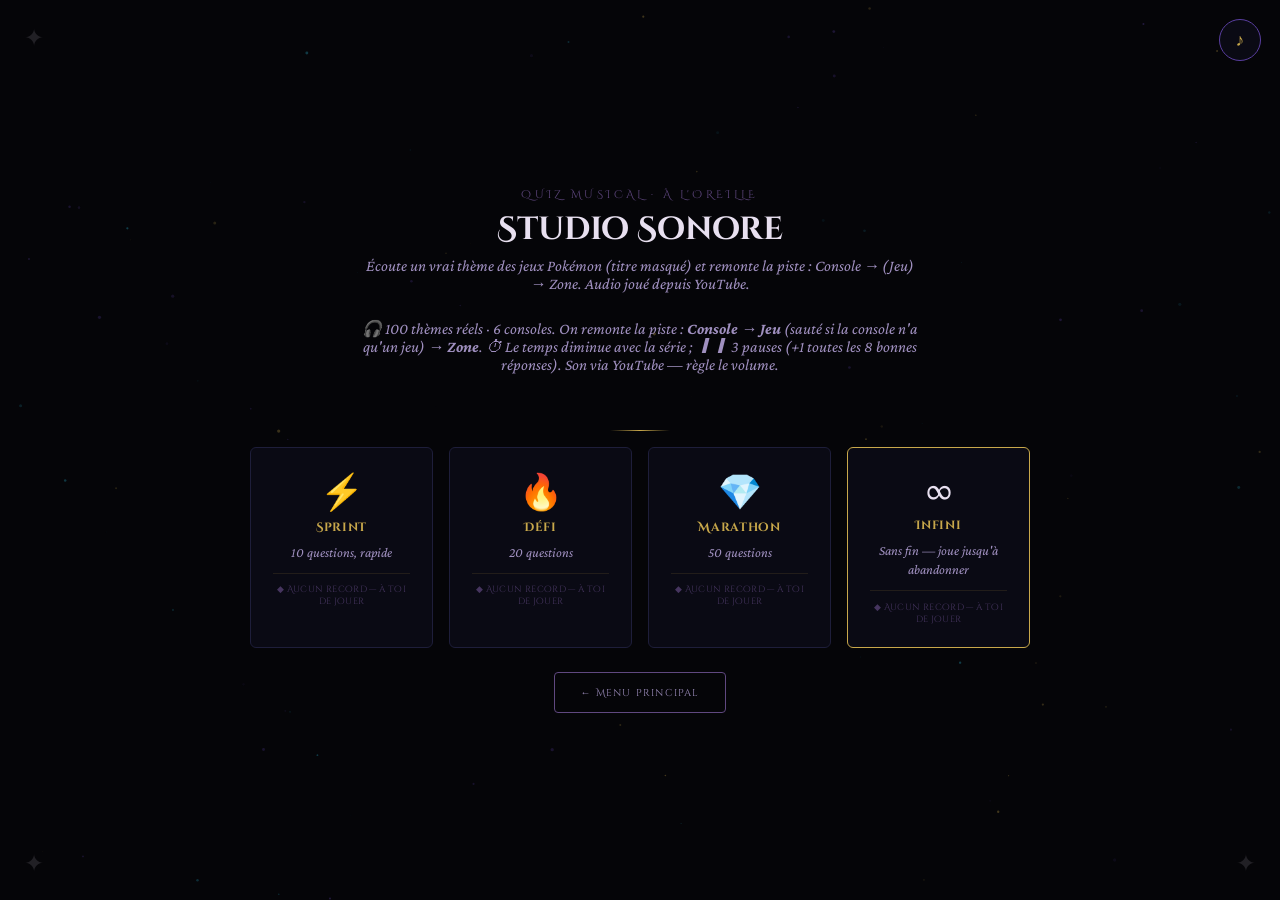
<file: jeu-musique.html>
<!DOCTYPE html>
<html lang="fr">
<head>
<meta charset="UTF-8"><meta name="viewport" content="width=device-width, initial-scale=1.0">
<title>Studio Sonore — PokéQuiz</title>
<link rel="preconnect" href="https://fonts.googleapis.com"><link href="https://fonts.googleapis.com/css2?family=Cinzel+Decorative:wght@400;700;900&family=Crimson+Pro:ital,wght@0,300;0,400;0,600;1,300;1,400&display=swap" rel="stylesheet">
<style>
/* ============================================================
   PokéQuiz — Monde des Ombres · styles partagés (thème Giratina)
   ============================================================ */

:root{
  --void:#050508; --shadow-deep:#0a0a14; --shadow-mid:#121225; --shadow-light:#1e1e3a;
  --gira-gold:#c8a84b; --gira-gold-bright:#f0cc6e;
  --gira-purple:#5a3fa0; --gira-purple-bright:#8a6fd0;
  --gira-teal:#2aa8c4; --gira-teal-bright:#4fcfea;
  --gira-crimson:#8b1a3a;
  --text-primary:#e8e0f0; --text-secondary:#a090c0; --text-muted:#604880;
}
*{box-sizing:border-box;margin:0;padding:0}
body{background:var(--void);color:var(--text-primary);font-family:'Crimson Pro',Georgia,serif;overflow-x:hidden;min-height:100vh}
#void-canvas{position:fixed;inset:0;width:100%;height:100%;pointer-events:none;z-index:0;opacity:.6}
.screen{display:none;position:relative;z-index:1}
.screen.active{display:block}
a{color:var(--gira-teal-bright);text-decoration:none}

/* corners + sound toggle */
.menu-corner{position:fixed;font-size:1.5rem;opacity:.12;pointer-events:none;animation:cg 3s ease-in-out infinite;z-index:2}
@keyframes cg{0%,100%{opacity:.08}50%{opacity:.25}}
.menu-corner.tl{top:1.5rem;left:1.5rem}.menu-corner.tr{top:1.5rem;right:1.5rem;transform:scaleX(-1)}
.menu-corner.bl{bottom:1.5rem;left:1.5rem;transform:scaleY(-1)}.menu-corner.br{bottom:1.5rem;right:1.5rem;transform:scale(-1)}
.sound-toggle{position:fixed;top:1.2rem;right:1.2rem;z-index:50;background:var(--shadow-deep);border:1px solid var(--gira-purple);color:var(--gira-gold);width:42px;height:42px;border-radius:50%;cursor:pointer;font-size:1.1rem;display:flex;align-items:center;justify-content:center;transition:all .25s}
.sound-toggle:hover{border-color:var(--gira-gold);box-shadow:0 0 16px rgba(200,168,75,.3)}

/* typography helpers */
.menu-title{font-family:'Cinzel Decorative',serif;font-size:clamp(2rem,5vw,3.6rem);font-weight:900;text-align:center;position:relative;z-index:2;line-height:1;letter-spacing:.05em;background:linear-gradient(135deg,var(--gira-gold) 0%,var(--gira-teal-bright) 40%,var(--gira-gold-bright) 70%,var(--gira-purple-bright) 100%);-webkit-background-clip:text;-webkit-text-fill-color:transparent;background-clip:text;filter:drop-shadow(0 0 20px rgba(200,168,75,.4));animation:shimmer 3s linear infinite;background-size:200% 200%}
@keyframes shimmer{0%{background-position:0% 50%}50%{background-position:100% 50%}100%{background-position:0% 50%}}
.menu-subtitle{font-style:italic;font-size:1.2rem;color:var(--text-secondary);text-align:center;margin-top:.4rem;margin-bottom:.5rem;position:relative;z-index:2;letter-spacing:.12em}
.menu-runes{font-family:'Cinzel Decorative',serif;font-size:.7rem;color:var(--text-muted);letter-spacing:.4em;text-transform:uppercase;margin-bottom:1.5rem;position:relative;z-index:2;animation:rune 4s ease-in-out infinite}
@keyframes rune{0%,100%{opacity:.4}50%{opacity:.9}}
.sec-title{font-family:'Cinzel Decorative',serif;font-size:.7rem;letter-spacing:.3em;color:var(--text-muted);text-transform:uppercase;text-align:center;margin-bottom:.4rem}
.sec-head{font-family:'Cinzel Decorative',serif;font-size:clamp(1.4rem,3vw,2rem);font-weight:700;text-align:center;color:var(--text-primary);margin-bottom:.4rem}
.sec-sub{font-style:italic;color:var(--text-secondary);text-align:center;margin-bottom:1.6rem;font-size:1rem;max-width:560px;margin-left:auto;margin-right:auto}
.sep{width:60px;height:1px;background:linear-gradient(90deg,transparent,var(--gira-gold),transparent);margin:1rem auto}

/* halo */
.menu-halo{position:fixed;top:42%;left:50%;transform:translate(-50%,-50%);width:640px;height:640px;max-width:95vw;background:radial-gradient(ellipse,rgba(90,63,160,.15) 0%,rgba(5,5,8,0) 70%);pointer-events:none;z-index:0;animation:halo 4s ease-in-out infinite}
@keyframes halo{0%,100%{opacity:.6;transform:translate(-50%,-50%) scale(1)}50%{opacity:1;transform:translate(-50%,-50%) scale(1.08)}}
.float{animation:float 6s ease-in-out infinite}
@keyframes float{0%,100%{transform:translateY(0)}50%{transform:translateY(-18px)}}

/* hub menu grid */
#screen-menu{min-height:100vh;display:flex;flex-direction:column;align-items:center;justify-content:center;padding:2rem 1rem}
.giratina-wrap{position:relative;z-index:2;width:240px;height:240px;margin-bottom:.5rem;filter:drop-shadow(0 0 30px rgba(90,63,160,.5)) drop-shadow(0 0 60px rgba(42,168,196,.2))}
.giratina-sprite{width:100%;height:100%;object-fit:contain;image-rendering:auto}
.menu-grid{display:grid;grid-template-columns:repeat(2,1fr);gap:1rem;width:100%;max-width:560px;position:relative;z-index:2}
.menu-btn{position:relative;display:block;background:transparent;border:1px solid var(--gira-purple);border-radius:4px;padding:1.2rem 1rem;cursor:pointer;overflow:hidden;transition:all .3s;text-align:center;color:inherit}
.menu-btn::before{content:'';position:absolute;inset:0;background:linear-gradient(135deg,var(--gira-purple),var(--gira-teal));opacity:0;transition:opacity .3s}
.menu-btn::after{content:'';position:absolute;top:0;left:-100%;width:100%;height:100%;background:linear-gradient(90deg,transparent,rgba(200,168,75,.15),transparent);transition:left .5s}
.menu-btn:hover::before{opacity:.15}.menu-btn:hover::after{left:100%}
.menu-btn:hover{border-color:var(--gira-gold);transform:translateY(-3px);box-shadow:0 8px 30px rgba(90,63,160,.4),0 0 20px rgba(200,168,75,.2)}
.menu-btn .pic{font-size:1.7rem;position:relative;z-index:1;display:block;margin-bottom:.3rem}
.menu-btn .bn{font-family:'Cinzel Decorative',serif;font-size:.72rem;font-weight:700;letter-spacing:.08em;color:var(--gira-gold);position:relative;z-index:1;display:block}
.menu-btn .bd{font-size:.8rem;color:var(--text-secondary);font-style:italic;position:relative;z-index:1;line-height:1.3;display:block;margin-top:.2rem}
.menu-btn .badge{position:absolute;top:6px;right:6px;font-family:'Cinzel Decorative',serif;font-size:.5rem;letter-spacing:.1em;padding:2px 6px;border-radius:2px;z-index:2}
.badge-new{background:rgba(200,168,75,.2);color:var(--gira-gold);border:.5px solid var(--gira-gold)}
.badge-hard{background:rgba(139,26,58,.3);color:#ff8080;border:.5px solid var(--gira-crimson)}
.badge-music{background:rgba(42,168,196,.2);color:var(--gira-teal-bright);border:.5px solid var(--gira-teal)}
.badge-soon{background:rgba(96,72,128,.35);color:var(--text-secondary);border:.5px solid var(--text-muted)}
.badge-dev{background:rgba(42,168,196,.18);color:var(--gira-teal-bright);border:.5px solid var(--gira-teal)}
.menu-btn.locked{opacity:.45;cursor:not-allowed;filter:grayscale(.55)}
.menu-btn.locked:hover{transform:none;border-color:var(--gira-purple);box-shadow:none}
.menu-btn.locked:hover::before{opacity:0}.menu-btn.locked::after{display:none}
.menu-btn.locked .bn{color:var(--text-secondary)}
.menu-rec{display:block;margin-top:.5rem;font-family:'Cinzel Decorative',serif;font-size:.55rem;letter-spacing:.05em;color:var(--gira-gold);opacity:.85;position:relative;z-index:1}
.menu-reset{margin-top:1.4rem;font-family:'Cinzel Decorative',serif;font-size:.55rem;letter-spacing:.12em;color:var(--text-muted);background:none;border:none;cursor:pointer;text-transform:uppercase;transition:color .25s}
.menu-reset:hover{color:#ff8080}

/* app container (each game) */
#app{position:relative;z-index:1}

/* start / select screen */
.start-wrap{min-height:100vh;display:flex;flex-direction:column;align-items:center;justify-content:center;padding:2rem 1rem}
.mode-cards{display:grid;grid-template-columns:repeat(auto-fit,minmax(180px,1fr));gap:1rem;width:100%;max-width:780px;margin-bottom:1.5rem}
.mode-card{background:var(--shadow-deep);border:1px solid var(--shadow-light);border-radius:6px;padding:1.4rem;cursor:pointer;transition:all .3s;text-align:center;position:relative;overflow:hidden}
.mode-card:hover{border-color:var(--gira-purple-bright);transform:translateY(-4px);box-shadow:0 10px 30px rgba(90,63,160,.4)}
.mode-card.infinite{border-color:var(--gira-gold)}.mode-card.infinite:hover{box-shadow:0 10px 30px rgba(200,168,75,.4)}
.mode-card.survie{border-color:var(--gira-crimson)}.mode-card.survie:hover{box-shadow:0 10px 30px rgba(139,26,58,.4)}
.mode-card .mi{font-size:2.2rem;margin-bottom:.4rem;display:block}
.mode-card .mn{font-family:'Cinzel Decorative',serif;font-size:.76rem;font-weight:700;color:var(--gira-gold);letter-spacing:.06em;margin-bottom:.4rem}
.mode-card .md{font-size:.85rem;color:var(--text-secondary);font-style:italic;line-height:1.4}
.mode-card .mrec{margin-top:.7rem;padding-top:.6rem;border-top:.5px solid rgba(200,168,75,.18);font-family:'Cinzel Decorative',serif;font-size:.56rem;letter-spacing:.04em;color:var(--gira-gold);opacity:.9}
.mode-card .mrec-empty{color:var(--text-muted);opacity:.7}

/* game screen */
.game-wrap{min-height:100vh;padding:1.5rem 1rem;max-width:720px;margin:0 auto}
.game-header{display:flex;align-items:center;justify-content:space-between;margin-bottom:1.2rem;padding-bottom:1rem;border-bottom:.5px solid var(--gira-purple);flex-wrap:wrap;gap:.6rem}
.back-btn{background:transparent;border:.5px solid var(--text-muted);color:var(--text-secondary);padding:.4rem .9rem;border-radius:3px;cursor:pointer;font-family:'Crimson Pro',serif;font-size:.9rem;transition:all .2s}
.back-btn:hover{border-color:var(--gira-gold);color:var(--gira-gold)}
.game-info{display:flex;gap:1.1rem;align-items:center;flex-wrap:wrap}
.chip{font-family:'Cinzel Decorative',serif;font-size:.55rem;letter-spacing:.1em;color:var(--text-secondary)}
.chip span{display:block;font-size:1.05rem;color:var(--gira-gold);margin-top:2px}
.chip.lives span{color:#ff7a7a}
.chip.timer span{color:var(--gira-teal-bright)}
.pause-btn{background:var(--shadow-deep);border:1px solid var(--gira-purple);color:var(--gira-gold);padding:.4rem .7rem;border-radius:4px;cursor:pointer;font-family:'Cinzel Decorative',serif;font-size:.55rem;letter-spacing:.08em;transition:all .2s;align-self:center}
.pause-btn:hover:not(:disabled){border-color:var(--gira-gold);box-shadow:0 0 12px rgba(200,168,75,.25)}
.pause-btn:disabled{opacity:.35;cursor:default}
.pause-btn.paused{border-color:var(--gira-teal);color:var(--gira-teal-bright);box-shadow:0 0 12px rgba(42,168,196,.3)}
.pause-btn .pcount{display:inline-block;margin-left:.2rem;padding:0 .35rem;border-radius:10px;background:rgba(200,168,75,.18);color:var(--gira-gold-bright)}
.feedback .earn{display:inline-block;margin-top:.4rem;color:var(--gira-gold-bright);font-family:'Cinzel Decorative',serif;font-size:.62rem;letter-spacing:.06em}
.streak-badge{display:inline-flex;align-items:center;gap:.3rem;padding:.25rem .6rem;border-radius:20px;background:rgba(200,168,75,.1);border:.5px solid rgba(200,168,75,.3);font-family:'Cinzel Decorative',serif;font-size:.55rem;color:var(--gira-gold);letter-spacing:.08em}
.progress-wrap{width:100%;height:3px;background:var(--shadow-light);border-radius:2px;margin-bottom:1.4rem;overflow:hidden}
.progress-fill{height:100%;background:linear-gradient(90deg,var(--gira-purple),var(--gira-teal));border-radius:2px;transition:width .4s cubic-bezier(.4,0,.2,1)}
.progress-fill.timer{background:linear-gradient(90deg,var(--gira-teal),var(--gira-gold));transition:width 1s linear}

/* question card */
.q-card{background:var(--shadow-deep);border:1px solid var(--shadow-light);border-radius:6px;padding:2rem 1.5rem;margin-bottom:1.5rem;position:relative;overflow:hidden;animation:cardin .4s ease-out}
@keyframes cardin{from{opacity:0;transform:translateY(10px)}to{opacity:1;transform:translateY(0)}}
.q-card::before{content:'';position:absolute;top:0;left:0;right:0;height:2px;background:linear-gradient(90deg,var(--gira-purple),var(--gira-teal),var(--gira-gold))}
.q-badge{display:inline-flex;align-items:center;gap:.5rem;padding:.3rem .8rem;border-radius:3px;font-size:.72rem;font-family:'Cinzel Decorative',serif;letter-spacing:.06em;margin-bottom:1rem}
.q-tlabel{font-size:.72rem;color:var(--text-muted);font-style:italic;letter-spacing:.1em;margin-bottom:.8rem}
.q-text{font-size:1.3rem;font-weight:600;line-height:1.5;color:var(--text-primary);margin-bottom:.4rem}

/* sprite stage */
.q-sprite-stage{display:flex;align-items:center;justify-content:center;min-height:160px;margin:.6rem auto}
.q-sprite{width:160px;height:160px;object-fit:contain;image-rendering:auto;filter:drop-shadow(0 0 18px rgba(90,63,160,.6));transition:filter .6s,transform .6s}
.q-sprite.silhouette{filter:brightness(0) saturate(0) drop-shadow(0 0 14px rgba(90,63,160,.7))}
.q-sprite.reveal{animation:reveal .7s ease-out}
@keyframes reveal{0%{transform:scale(.7) rotate(-6deg);filter:brightness(2) drop-shadow(0 0 30px var(--gira-gold))}100%{transform:scale(1) rotate(0);filter:drop-shadow(0 0 18px rgba(90,63,160,.6))}}

/* music */
.music-stage{display:flex;flex-direction:column;align-items:center;gap:1rem;margin:1rem auto}
.equalizer{display:flex;align-items:flex-end;gap:4px;height:64px}
.equalizer .bar{width:6px;background:linear-gradient(to top,var(--gira-purple),var(--gira-teal-bright));border-radius:3px 3px 0 0;height:10px;transition:height .12s ease}
.play-track-btn{background:transparent;border:1px solid var(--gira-teal);color:var(--gira-teal-bright);padding:.5rem 1.2rem;border-radius:4px;cursor:pointer;font-family:'Cinzel Decorative',serif;font-size:.65rem;letter-spacing:.12em;transition:all .25s}
.play-track-btn:hover{background:rgba(42,168,196,.1);box-shadow:0 0 16px rgba(42,168,196,.3)}
.skip-track-btn{background:transparent;border:1px dashed var(--text-muted);color:var(--text-secondary);padding:.45rem 1rem;border-radius:4px;cursor:pointer;font-family:'Cinzel Decorative',serif;font-size:.58rem;letter-spacing:.1em;transition:all .25s;margin-top:.4rem}
.skip-track-btn:hover{border-color:var(--gira-gold);color:var(--gira-gold)}

/* écran de sélection (jeux + types de musique) */
.sel-section{width:100%;margin:1rem 0;text-align:left}
.sel-head{display:flex;align-items:center;justify-content:space-between;border-bottom:.5px solid var(--gira-purple);padding-bottom:.4rem;margin-bottom:.7rem}
.sel-head b{font-family:'Cinzel Decorative',serif;font-size:.7rem;letter-spacing:.1em;color:var(--gira-gold);text-transform:uppercase}
.sel-toggle{background:none;border:1px solid var(--text-muted);color:var(--text-secondary);font-family:'Cinzel Decorative',serif;font-size:.5rem;letter-spacing:.08em;padding:.25rem .6rem;border-radius:3px;cursor:pointer;transition:all .2s}
.sel-toggle:hover{border-color:var(--gira-gold);color:var(--gira-gold)}
.sel-grid{display:grid;grid-template-columns:repeat(2,1fr);gap:.4rem .9rem}
.sel-grid-cat{grid-template-columns:repeat(3,1fr)}
.selopt{display:flex;align-items:center;gap:.5rem;font-size:.92rem;color:var(--text-primary);cursor:pointer;padding:.25rem 0}
.selopt input{accent-color:var(--gira-gold);width:15px;height:15px;cursor:pointer;flex:none}
.selopt em{color:var(--text-muted);font-style:normal;font-size:.8rem}
.sel-count{margin-top:1rem;text-align:center;font-family:'Cinzel Decorative',serif;font-size:.62rem;letter-spacing:.06em;color:var(--gira-teal-bright)}
@media (max-width:520px){.sel-grid{grid-template-columns:1fr}.sel-grid-cat{grid-template-columns:1fr}}

/* answers */
.answers-grid{display:grid;grid-template-columns:1fr 1fr;gap:.8rem}
.answer-btn{background:var(--shadow-mid);border:1px solid var(--shadow-light);border-radius:4px;padding:.9rem 1rem;cursor:pointer;text-align:left;transition:all .25s;font-family:'Crimson Pro',serif;font-size:1rem;color:var(--text-primary);position:relative;overflow:hidden}
.answer-btn .al{font-family:'Cinzel Decorative',serif;font-size:.6rem;color:var(--text-muted);display:block;margin-bottom:3px;letter-spacing:.1em}
.answer-btn:hover:not(:disabled){border-color:var(--gira-purple-bright);background:rgba(90,63,160,.15);transform:translateY(-2px);box-shadow:0 4px 20px rgba(90,63,160,.3)}
.answer-btn.correct{border-color:var(--gira-teal);background:rgba(42,168,196,.15);box-shadow:0 0 20px rgba(42,168,196,.4)}
.answer-btn.wrong{border-color:var(--gira-crimson);background:rgba(139,26,58,.2);box-shadow:0 0 20px rgba(139,26,58,.3)}
.answer-btn:disabled{cursor:default}

/* hint + feedback + next */
.hint-row{margin-top:1rem;display:flex;justify-content:center}
.hint-btn{background:transparent;border:1px dashed var(--gira-purple-bright);color:var(--gira-purple-bright);padding:.45rem 1rem;border-radius:4px;cursor:pointer;font-family:'Cinzel Decorative',serif;font-size:.6rem;letter-spacing:.1em;transition:all .25s}
.hint-btn:hover{background:rgba(138,111,208,.12)}
.hint-text{margin-top:.8rem;text-align:center;font-style:italic;color:var(--gira-purple-bright);font-size:.95rem}
.feedback{min-height:50px;padding:1rem;border-radius:4px;margin-top:1rem;display:none;animation:cardin .3s ease-out}
.feedback.correct{display:block;background:rgba(42,168,196,.08);border:1px solid rgba(42,168,196,.3);color:var(--gira-teal-bright)}
.feedback.wrong{display:block;background:rgba(139,26,58,.08);border:1px solid rgba(139,26,58,.3);color:#ff9090}
.feedback .fl{font-family:'Cinzel Decorative',serif;font-size:.62rem;letter-spacing:.15em;margin-bottom:.4rem;display:block}
.feedback .ft{font-size:.95rem;line-height:1.5}
.next-btn{display:none;width:100%;margin-top:1rem;background:transparent;border:1px solid var(--gira-gold);color:var(--gira-gold);padding:.8rem;border-radius:4px;cursor:pointer;font-family:'Cinzel Decorative',serif;font-size:.72rem;letter-spacing:.15em;transition:all .25s}
.next-btn:hover{background:rgba(200,168,75,.1);box-shadow:0 0 20px rgba(200,168,75,.2)}

/* results */
.results-wrap{min-height:100vh;display:flex;flex-direction:column;align-items:center;justify-content:center;padding:2rem 1rem;text-align:center}
.orb{width:140px;height:140px;border-radius:50%;border:2px solid var(--gira-gold);display:flex;flex-direction:column;align-items:center;justify-content:center;margin:0 auto 1.5rem;animation:orb 2s ease-in-out infinite;box-shadow:0 0 40px rgba(200,168,75,.3),inset 0 0 30px rgba(90,63,160,.3)}
@keyframes orb{0%,100%{box-shadow:0 0 40px rgba(200,168,75,.3),inset 0 0 30px rgba(90,63,160,.3)}50%{box-shadow:0 0 60px rgba(200,168,75,.5),inset 0 0 40px rgba(90,63,160,.5)}}
.orb .big{font-family:'Cinzel Decorative',serif;font-size:2.6rem;font-weight:900;color:var(--gira-gold-bright);line-height:1}
.orb .sub{font-size:.65rem;color:var(--text-muted);letter-spacing:.15em;font-family:'Cinzel Decorative',serif}
.res-title{font-family:'Cinzel Decorative',serif;font-size:1.5rem;font-weight:700;color:var(--text-primary);margin-bottom:.5rem}
.res-flavor{font-style:italic;color:var(--text-secondary);font-size:1rem;margin-bottom:2rem;max-width:420px}
.res-break{display:flex;gap:1.8rem;justify-content:center;margin-bottom:2rem;flex-wrap:wrap}
.bi{text-align:center}.bi .num{font-family:'Cinzel Decorative',serif;font-size:1.8rem;display:block}
.bi .lbl{font-size:.7rem;color:var(--text-muted);letter-spacing:.12em;font-family:'Cinzel Decorative',serif}
.rec-new{display:inline-block;font-family:'Cinzel Decorative',serif;font-size:.5rem;letter-spacing:.06em;color:var(--gira-gold);vertical-align:middle}
.rec-line{font-size:.85rem;color:var(--text-secondary);font-style:italic;margin:-1rem 0 1.8rem;max-width:480px;line-height:1.5}
.rec-bravo{color:var(--gira-gold-bright);font-family:'Cinzel Decorative',serif;font-style:normal;font-size:.7rem;letter-spacing:.08em;animation:rune 1.6s ease-in-out infinite}
.res-btns{display:flex;gap:.8rem;flex-wrap:wrap;justify-content:center}
.res-btn{padding:.8rem 1.6rem;border-radius:4px;cursor:pointer;font-family:'Cinzel Decorative',serif;font-size:.62rem;letter-spacing:.12em;transition:all .25s;text-decoration:none;display:inline-block}
.res-btn.primary{background:var(--gira-purple);border:1px solid var(--gira-purple-bright);color:var(--text-primary)}
.res-btn.primary:hover{background:var(--gira-purple-bright);box-shadow:0 0 20px rgba(138,111,208,.5)}
.res-btn.secondary{background:transparent;border:1px solid var(--text-muted);color:var(--text-secondary)}
.res-btn.secondary:hover{border-color:var(--gira-gold);color:var(--gira-gold)}

/* sparkles */
.sparkles{position:fixed;inset:0;pointer-events:none;z-index:100}
.sparkle{position:absolute;width:4px;height:4px;border-radius:50%;animation:spk .8s ease-out forwards}
@keyframes spk{0%{transform:scale(1) translate(0,0);opacity:1}100%{transform:scale(0) translate(var(--tx),var(--ty));opacity:0}}

/* type chips (type game) */
.type-chip{display:inline-block;padding:.25rem .7rem;border-radius:20px;font-size:.7rem;font-family:'Cinzel Decorative',serif;letter-spacing:.05em;margin:.15rem}
.type-ref{max-width:560px;margin:0 auto 1rem;text-align:center;line-height:2}

/* jukebox (music game) */
.jukebox{display:flex;flex-wrap:wrap;gap:.6rem;justify-content:center;margin:1rem auto;max-width:520px}
.juke-btn{background:var(--shadow-mid);border:1px solid var(--gira-purple);color:var(--text-primary);padding:.5rem 1rem;border-radius:4px;cursor:pointer;font-family:'Cinzel Decorative',serif;font-size:.6rem;letter-spacing:.08em;transition:all .25s}
.juke-btn:hover{border-color:var(--gira-teal);color:var(--gira-teal-bright)}
.juke-btn.active{border-color:var(--gira-gold);color:var(--gira-gold);box-shadow:0 0 14px rgba(200,168,75,.25)}

/* lecteur YouTube masqué (quiz « à l'oreille ») + UI du Studio Sonore */
#yt-stage{position:fixed;left:-10000px;top:-10000px;width:200px;height:200px;opacity:0;pointer-events:none;z-index:-1}
.yt-note{font-size:.75rem;color:var(--text-muted);font-style:italic;text-align:center;margin-top:.4rem}
.yt-fallback{display:inline-block;margin-top:.5rem;font-family:'Cinzel Decorative',serif;font-size:.6rem;letter-spacing:.08em;color:var(--gira-teal-bright);border:1px solid var(--gira-teal);padding:.35rem .8rem;border-radius:4px}
.funnel{display:flex;align-items:center;justify-content:center;gap:.35rem;margin-top:.6rem;flex-wrap:wrap}
.funnel .fstep{font-family:'Cinzel Decorative',serif;font-size:.52rem;letter-spacing:.06em;color:var(--text-muted);padding:.2rem .55rem;border:.5px solid var(--shadow-light);border-radius:20px;white-space:nowrap}
.funnel .fstep.on{color:var(--gira-gold);border-color:var(--gira-gold);box-shadow:0 0 10px rgba(200,168,75,.2)}
.funnel .fstep.done{color:var(--gira-teal-bright);border-color:var(--gira-teal)}
.funnel .farrow{color:var(--text-muted);font-size:.6rem}

/* contrôle de volume (Studio Sonore) */
.vol-row{display:flex;align-items:center;justify-content:center;gap:.5rem;margin-top:.7rem}
.vol-btn{background:var(--shadow-mid);border:1px solid var(--gira-purple);color:var(--gira-gold);width:34px;height:34px;border-radius:50%;cursor:pointer;font-size:.95rem;display:flex;align-items:center;justify-content:center;transition:all .2s;flex:none}
.vol-btn:hover{border-color:var(--gira-gold);box-shadow:0 0 12px rgba(200,168,75,.25)}
.vol-slider{-webkit-appearance:none;appearance:none;width:150px;max-width:45vw;height:4px;border-radius:3px;background:var(--shadow-light);outline:none;cursor:pointer}
.vol-slider::-webkit-slider-thumb{-webkit-appearance:none;appearance:none;width:14px;height:14px;border-radius:50%;background:var(--gira-gold);cursor:pointer;box-shadow:0 0 6px rgba(200,168,75,.5)}
.vol-slider::-moz-range-thumb{width:14px;height:14px;border:none;border-radius:50%;background:var(--gira-gold);cursor:pointer}
.vol-val{font-family:'Cinzel Decorative',serif;font-size:.6rem;color:var(--text-secondary);min-width:2.2em;text-align:left}

/* question en 3 parties : Console -> Jeu -> Zone (affichage en 3 temps) */
.trio{display:flex;flex-direction:column;gap:1rem;margin-top:1.4rem}
.trio-step{transition:opacity .3s}
.trio-step.locked{opacity:.32;filter:grayscale(.4)}
.trio-step.locked .trio-opts{pointer-events:none}
.trio-label{font-family:'Cinzel Decorative',serif;font-size:.62rem;letter-spacing:.12em;color:var(--text-muted);text-transform:uppercase;margin-bottom:.5rem;display:flex;align-items:center;gap:.4rem}
.trio-step.on .trio-label{color:var(--gira-gold)}
.trio-step.solved .trio-label{color:var(--gira-teal-bright)}
.trio-opts{display:grid;grid-template-columns:1fr 1fr;gap:.6rem}
.trio-opts .answer-btn{padding:.7rem .8rem;font-size:.92rem}
.answer-btn.chosen{border-color:var(--gira-gold);background:rgba(200,168,75,.12);box-shadow:0 0 14px rgba(200,168,75,.18)}

@media (max-width:520px){.answers-grid{grid-template-columns:1fr}.menu-grid{grid-template-columns:1fr;max-width:320px}.trio-opts{grid-template-columns:1fr}}
</style>
</head>
<body>
<div id="app"></div>
<script>
/* ============================================================
   PokéQuiz — Monde des Ombres · couche partagée
   Données, audio chiptune, particules, helpers, moteur de quiz
   ============================================================ */

/* ---------- décor commun (corners + particules + bouton son) ---------- */
(function decor(){
  function add(){
    if(!document.querySelector('.menu-corner')){
      ['tl','tr','bl','br'].forEach(p=>{const d=document.createElement('div');d.className='menu-corner '+p;d.innerHTML='&#10022;';document.body.appendChild(d);});
    }
    if(!document.getElementById('void-canvas')){
      const c=document.createElement('canvas');c.id='void-canvas';document.body.prepend(c);
    }
    if(!document.getElementById('sparkles')){
      const s=document.createElement('div');s.className='sparkles';s.id='sparkles';document.body.appendChild(s);
    }
    if(!document.getElementById('sound-toggle')){
      const b=document.createElement('button');b.className='sound-toggle';b.id='sound-toggle';b.title='Activer/couper le son';b.innerHTML='&#9834;';
      document.body.appendChild(b);
      b.addEventListener('click',()=>{const on=!Audio8.isEnabled();Audio8.setEnabled(on);b.innerHTML=on?'&#9834;':'&#128263;';b.style.opacity=on?'1':'.5';});
    }
    initParticles();
  }
  function initParticles(){
    const c=document.getElementById('void-canvas');if(!c)return;const x=c.getContext('2d');let P=[];
    function rs(){c.width=innerWidth;c.height=innerHeight;}rs();addEventListener('resize',rs);
    for(let i=0;i<110;i++)P.push({x:Math.random()*innerWidth,y:Math.random()*innerHeight,r:Math.random()*1.5+.2,vx:(Math.random()-.5)*.15,vy:(Math.random()-.5)*.15,a:Math.random()*.5+.1,col:Math.random()>.6?'#5a3fa0':Math.random()>.5?'#2aa8c4':'#c8a84b'});
    (function loop(){x.clearRect(0,0,c.width,c.height);P.forEach(p=>{p.x+=p.vx;p.y+=p.vy;if(p.x<0)p.x=c.width;if(p.x>c.width)p.x=0;if(p.y<0)p.y=c.height;if(p.y>c.height)p.y=0;x.beginPath();x.arc(p.x,p.y,p.r,0,7);x.fillStyle=p.col;x.globalAlpha=p.a;x.fill();});x.globalAlpha=1;requestAnimationFrame(loop);})();
  }
  if(document.readyState==='loading')document.addEventListener('DOMContentLoaded',add);else add();
})();

/* ============================================================
   AUDIO — synthé chiptune (mélodies ORIGINALES, Web Audio API)
   ============================================================ */
const Audio8=(function(){
  let ctx=null,master=null,enabled=true,loopTimer=null,playing=null;
  const N={C3:130.81,D3:146.83,E3:164.81,F3:174.61,G3:196,A3:220,B3:246.94,
    C4:261.63,D4:293.66,E4:329.63,F4:349.23,G4:392,A4:440,B4:493.88,
    C5:523.25,D5:587.33,E5:659.25,F5:698.46,G5:783.99,A5:880,B5:987.77,R:0};
  function init(){if(ctx)return;const AC=window.AudioContext||window.webkitAudioContext;ctx=new AC();master=ctx.createGain();master.gain.value=.16;master.connect(ctx.destination);}
  function tone(f,start,dur,type,vol){if(!f)return;const o=ctx.createOscillator(),g=ctx.createGain();o.type=type||'square';o.frequency.value=f;g.gain.setValueAtTime(0,start);g.gain.linearRampToValueAtTime(vol||.5,start+.01);g.gain.exponentialRampToValueAtTime(.001,start+dur);o.connect(g);g.connect(master);o.start(start);o.stop(start+dur+.02);}
  const SONGS={
    distortion:{mood:"Monde Distorsion (mystérieux)",tempo:.16,
      lead:[["A3",1],["C4",1],["E4",1],["A4",1],["G4",1],["E4",1],["C4",2],["F3",1],["A3",1],["C4",1],["F4",1],["E4",1],["C4",1],["A3",2],["G3",1],["B3",1],["D4",1],["G4",1],["F4",1],["D4",1],["B3",2],["E4",1],["D4",1],["C4",1],["B3",1],["A3",2],["R",1]],
      bass:[["A3",2],["A3",2],["F3",2],["F3",2],["G3",2],["G3",2],["E3",2],["E3",2]]},
    route:{mood:"Route (exploration)",tempo:.13,
      lead:[["C5",1],["E5",1],["G5",1],["E5",1],["C5",1],["D5",1],["E5",2],["F5",1],["E5",1],["D5",1],["C5",1],["D5",2],["R",1],["G4",1],["A4",1],["B4",1],["C5",1],["D5",1],["E5",1],["C5",2],["G5",2],["R",1]],
      bass:[["C4",2],["G3",2],["A3",2],["F3",2],["C4",2],["G3",2],["C4",2],["G3",2]]},
    battle:{mood:"Combat (tension)",tempo:.11,
      lead:[["E4",1],["E4",1],["E5",1],["R",1],["E4",1],["C5",1],["B4",1],["A4",1],["G4",1],["A4",1],["B4",1],["C5",2],["D5",1],["E5",1],["F5",1],["E5",1],["D5",2]],
      bass:[["E3",1],["E3",1],["A3",1],["A3",1],["G3",1],["G3",1],["C4",1],["C4",1]]},
    town:{mood:"Village paisible",tempo:.18,
      lead:[["G4",2],["A4",1],["B4",1],["C5",2],["B4",1],["A4",1],["G4",2],["E4",2],["F4",1],["G4",1],["A4",2],["G4",2],["R",1],["C5",2],["B4",1],["G4",1],["A4",2],["F4",2]],
      bass:[["C4",2],["E3",2],["F3",2],["G3",2],["C4",2],["G3",2]]},
    legendary:{mood:"Pokémon Légendaire (épique)",tempo:.14,
      lead:[["A3",1],["E4",1],["A4",1],["B4",1],["C5",2],["B4",1],["A4",1],["E4",2],["F4",1],["A4",1],["C5",1],["D5",1],["E5",2],["D5",1],["C5",1],["B4",2],["A4",1],["G4",1],["A4",3]],
      bass:[["A3",1],["A3",1],["F3",1],["F3",1],["G3",1],["G3",1],["E3",1],["E3",1],["A3",2]]}
  };
  function playSong(name,loop){
    if(!enabled)return;init();if(ctx.state==='suspended')ctx.resume();
    const s=SONGS[name];if(!s)return;stopLoop();
    const t0=ctx.currentTime+.05,T=s.tempo;let t=t0;
    s.lead.forEach(([n,b])=>{tone(N[n],t,T*b*.95,'square',.5);t+=T*b;});
    const dur=t-t0;let tb=t0,total=0;s.bass.forEach(([n,b])=>total+=b);const u=dur/total;
    s.bass.forEach(([n,b])=>{tone(N[n],tb,u*b*.9,'triangle',.42);tb+=u*b;});
    playing=name;
    if(loop)loopTimer=setTimeout(()=>playSong(name,true),dur*1000);
  }
  function stopLoop(){if(loopTimer){clearTimeout(loopTimer);loopTimer=null;}playing=null;}
  function jingleGood(){if(!enabled)return;init();if(ctx.state==='suspended')ctx.resume();const t=ctx.currentTime;tone(N.C5,t,.08,'square',.5);tone(N.E5,t+.08,.08,'square',.5);tone(N.G5,t+.16,.18,'square',.5);}
  function jingleBad(){if(!enabled)return;init();if(ctx.state==='suspended')ctx.resume();const t=ctx.currentTime;tone(N.E4,t,.1,'sawtooth',.4);tone(N.C4,t+.1,.22,'sawtooth',.4);}
  function click(){if(!enabled)return;init();if(ctx.state==='suspended')ctx.resume();tone(660,ctx.currentTime,.05,'square',.28);}
  function setEnabled(v){enabled=v;if(!v)stopLoop();}
  function songMood(name){return SONGS[name]?SONGS[name].mood:"";}
  function songList(){return Object.keys(SONGS);}
  return {playSong,stopLoop,jingleGood,jingleBad,click,setEnabled,isEnabled:()=>enabled,nowPlaying:()=>playing,songMood,songList};
})();

/* ============================================================
   DONNÉES
   ============================================================ */
const TYPES=["Normal","Feu","Eau","Électrik","Plante","Glace","Combat","Poison","Sol","Vol","Psy","Insecte","Roche","Spectre","Dragon","Ténèbres","Acier","Fée"];

/* table d'efficacité offensive : type attaquant -> types contre lesquels il est SUPER efficace */
const SUPER_EFFECTIVE={
  "Normal":[], "Feu":["Plante","Glace","Insecte","Acier"], "Eau":["Feu","Sol","Roche"],
  "Électrik":["Eau","Vol"], "Plante":["Eau","Sol","Roche"], "Glace":["Plante","Sol","Vol","Dragon"],
  "Combat":["Normal","Glace","Roche","Ténèbres","Acier"], "Poison":["Plante","Fée"],
  "Sol":["Feu","Électrik","Poison","Roche","Acier"], "Vol":["Plante","Combat","Insecte"],
  "Psy":["Combat","Poison"], "Insecte":["Plante","Psy","Ténèbres"], "Roche":["Feu","Glace","Vol","Insecte"],
  "Spectre":["Psy","Spectre"], "Dragon":["Dragon"], "Ténèbres":["Psy","Spectre"],
  "Acier":["Glace","Roche","Fée"], "Fée":["Combat","Dragon","Ténèbres"]
};

function typeColor(t){const m={Normal:"#9099a1",Feu:"#e0603c",Eau:"#4f8fda","Électrik":"#e8c84f",Plante:"#5fbf57",Glace:"#6fd0d8",Combat:"#c44a4a",Poison:"#a868c0",Sol:"#d0a85a",Vol:"#7fafe0",Psy:"#e06a90",Insecte:"#9fb84a",Roche:"#b8a868",Spectre:"#7a5fb0",Dragon:"#6a5fd8","Ténèbres":"#6a5a55",Acier:"#7fa8b8","Fée":"#e8a0c8"};return m[t]||"#8a6fd0";}

/* 41 Pokémon : name, slug(EN pour Showdown), id(dex pour fallback), type, region, weak, moves, sig, lore */
const ROSTER=[
  {name:"Mimiqui",slug:"mimikyu",id:778,fav:true,type:["Spectre","Fée"],region:"Alola",weak:["Spectre","Acier"],moves:["Ombre Portée","Tour Rapide","Feu Follet","Étreinte"],sig:"Tour Rapide",lore:"Se cache sous un déguisement en tissu imitant Pikachu. D'une solitude extrême, il se déguise pour se faire des amis ; voir ce qu'il y a dessous serait fatal."},
  {name:"Nymphali",slug:"sylveon",id:700,fav:true,type:["Fée"],region:"Kalos",weak:["Poison","Acier"],moves:["Tonnerre de Fée","Câlinerie","Voile Aurore","Vibrato"],sig:"Tonnerre de Fée",lore:"Évolution Fée d'Évoli, obtenue par affection. Il enroule ses appendices rubanés autour du bras de son Dresseur et diffuse une aura apaisante."},
  {name:"Exagide",slug:"aegislash",id:681,fav:true,type:["Spectre","Acier"],region:"Kalos",weak:["Feu","Sol","Spectre","Ténèbres"],moves:["Lame Sainte","Bouclier Royal","Ombre Portée","Tête de Fer"],sig:"Bouclier Royal",lore:"Pokémon Épée Royale. Il alterne entre Forme Parade (défense) et Forme Assaut (attaque). On dit qu'il détecte ceux qui ont l'âme d'un roi."},
  {name:"Gallame",slug:"gallade",id:475,fav:true,type:["Psy","Combat"],region:"Sinnoh",weak:["Spectre","Vol","Fée"],moves:["Lame Sainte","Tranche Psycho","Close Combat","Danse-Lames"],sig:"Lame Sainte",lore:"Chevalier courtois qui transforme ses coudes en lames acérées. Il protège ceux qui lui sont chers et lit les pensées de son adversaire pour anticiper ses coups."},
  {name:"Dracaufeu",slug:"charizard",id:6,type:["Feu","Vol"],region:"Kanto",weak:["Roche","Eau","Électrik"],moves:["Lance-Flammes","Déflagration","Vol","Crocs Feu"],sig:"Déflagration",lore:"Crache un feu si chaud qu'il fait fondre presque tout. Sa flamme caudale s'intensifie quand il a vécu de rudes combats."},
  {name:"Rayquaza",slug:"rayquaza",id:384,type:["Dragon","Vol"],region:"Hoenn",weak:["Glace","Dragon","Fée","Roche"],moves:["Draco-Météore","Ouragan","Dracogriffe","Ascension"],sig:"Ascension",lore:"Vit dans la couche d'ozone depuis des centaines de millions d'années. Il apaise les conflits entre Groudon et Kyogre."},
  {name:"Pikachu",slug:"pikachu",id:25,type:["Électrik"],region:"Kanto",weak:["Sol"],moves:["Tonnerre","Vive-Attaque","Queue de Fer","Cage-Éclair"],sig:"Tonnerre",lore:"Stocke de l'électricité dans ses joues. Lorsque plusieurs se rassemblent, leur décharge peut provoquer des orages."},
  {name:"Évoli",slug:"eevee",id:133,type:["Normal"],region:"Kanto",weak:["Combat"],moves:["Vive-Attaque","Charge","Câlinerie","Morsure"],sig:"Vive-Attaque",lore:"Patrimoine génétique instable qui lui permet d'évoluer en de nombreuses formes selon son environnement."},
  {name:"Bulbizarre",slug:"bulbasaur",id:1,type:["Plante","Poison"],region:"Kanto",weak:["Feu","Psy","Vol","Glace"],moves:["Fouet Lianes","Tranch'Herbe","Vampigraine","Lance-Soleil"],sig:"Vampigraine",lore:"Possède une graine plantée sur le dos à la naissance, qui grandit en puisant l'énergie du soleil."},
  {name:"Salamèche",slug:"charmander",id:4,type:["Feu"],region:"Kanto",weak:["Eau","Sol","Roche"],moves:["Flammèche","Griffe","Crocs Feu","Lance-Flammes"],sig:"Flammèche",lore:"La flamme au bout de sa queue indique son humeur. Elle vacille quand il s'amuse, flambe quand il s'énerve."},
  {name:"Carapuce",slug:"squirtle",id:7,type:["Eau"],region:"Kanto",weak:["Plante","Électrik"],moves:["Pistolet à O","Repli","Hydrocanon","Morsure"],sig:"Pistolet à O",lore:"Sa carapace ne sert pas qu'à se protéger : sa forme arrondie et ses rainures réduisent la résistance dans l'eau."},
  {name:"Florizarre",slug:"venusaur",id:3,type:["Plante","Poison"],region:"Kanto",weak:["Feu","Psy","Vol","Glace"],moves:["Lance-Soleil","Vampigraine","Bomb-Beurk","Synthèse"],sig:"Lance-Soleil",lore:"La fleur sur son dos libère un parfum apaisant. Elle se pare de couleurs vives lorsqu'elle absorbe assez de lumière."},
  {name:"Tortank",slug:"blastoise",id:9,type:["Eau"],region:"Kanto",weak:["Plante","Électrik"],moves:["Hydrocanon","Surf","Laser Glace","Morsure"],sig:"Hydrocanon",lore:"Les canons de sa carapace tirent des jets d'eau capables de transpercer le béton à grande distance."},
  {name:"Mewtwo",slug:"mewtwo",id:150,type:["Psy"],region:"Kanto",weak:["Insecte","Spectre","Ténèbres"],moves:["Psyko","Aurasphère","Ball'Ombre","Plénitude"],sig:"Psyko",lore:"Créé par manipulation génétique à partir de Mew. Son cœur est aussi froid que ses pouvoirs psychiques sont dévastateurs."},
  {name:"Mew",slug:"mew",id:151,type:["Psy"],region:"Kanto",weak:["Insecte","Spectre","Ténèbres"],moves:["Psyko","Métronome","Vibra-Soul","Aéropique"],sig:"Métronome",lore:"On dit qu'il possède l'ADN de tous les Pokémon. Extrêmement rare, il n'apparaît qu'à de très rares élus."},
  {name:"Ronflex",slug:"snorlax",id:143,type:["Normal"],region:"Kanto",weak:["Combat"],moves:["Plaquage","Repos","Bâillement","Hyper Voix"],sig:"Repos",lore:"Ne fait que manger et dormir. Il lui faut 400 kg de nourriture par jour avant de s'endormir n'importe où."},
  {name:"Lucario",slug:"lucario",id:448,type:["Combat","Acier"],region:"Sinnoh",weak:["Feu","Combat","Sol"],moves:["Aurasphère","Close Combat","Vitesse Extrême","Os Barrage"],sig:"Aurasphère",lore:"Perçoit l'aura de tous les êtres vivants. Il peut ainsi lire dans les pensées et anticiper les mouvements à 1 km."},
  {name:"Dracolosse",slug:"dragonite",id:149,type:["Dragon","Vol"],region:"Kanto",weak:["Glace","Dragon","Fée","Roche"],moves:["Ouragan","Dracogriffe","Vitesse Extrême","Danse Draco"],sig:"Ouragan",lore:"Réputé bienveillant, il guide vers la côte les marins et les navires pris dans la tempête."},
  {name:"Ectoplasma",slug:"gengar",id:94,type:["Spectre","Poison"],region:"Kanto",weak:["Sol","Psy","Spectre","Ténèbres"],moves:["Ball'Ombre","Bomb-Beurk","Léchouille","Hypnose"],sig:"Ball'Ombre",lore:"Tapi dans l'ombre, il guette ses proies. On dit que le frisson soudain dans le dos signale sa présence."},
  {name:"Magicarpe",slug:"magikarp",id:129,type:["Eau"],region:"Kanto",weak:["Plante","Électrik"],moves:["Trempette","Charge","Plaquage"],sig:"Trempette",lore:"Réputé pour sa faiblesse et son inutilité. Pourtant, après bien des épreuves, il évolue en un monstre redoutable."},
  {name:"Léviator",slug:"gyarados",id:130,type:["Eau","Vol"],region:"Kanto",weak:["Électrik","Roche"],moves:["Cascade","Danse Draco","Plaquage","Hyper Voix"],sig:"Cascade",lore:"D'un tempérament féroce et destructeur, il est connu pour raser des villes entières lorsque sa colère s'éveille."},
  {name:"Aquali",slug:"vaporeon",id:134,type:["Eau"],region:"Kanto",weak:["Plante","Électrik"],moves:["Hydrocanon","Surf","Laser Glace","Bulles d'O"],sig:"Surf",lore:"Ses cellules ressemblant à celles de l'eau lui permettent de se fondre dans la surface et de devenir invisible."},
  {name:"Voltali",slug:"jolteon",id:135,type:["Électrik"],region:"Kanto",weak:["Sol"],moves:["Tonnerre","Cage-Éclair","Vive-Attaque","Dard-Nuée"],sig:"Cage-Éclair",lore:"Quand il est en colère ou effrayé, ses poils se hérissent comme des aiguilles qu'il projette sur l'ennemi."},
  {name:"Pyroli",slug:"flareon",id:136,type:["Feu"],region:"Kanto",weak:["Eau","Sol","Roche"],moves:["Lance-Flammes","Crocs Feu","Vive-Attaque","Boutefeu"],sig:"Boutefeu",lore:"Sa poche de feu interne peut atteindre 900 °C. Il y stocke l'air qu'il inhale pour cracher des flammes."},
  {name:"Métamorph",slug:"ditto",id:132,type:["Normal"],region:"Kanto",weak:["Combat"],moves:["Morphing"],sig:"Morphing",lore:"Capable de copier la structure cellulaire de n'importe quelle cible pour se transformer parfaitement en elle."},
  {name:"Tyranocif",slug:"tyranitar",id:248,type:["Roche","Ténèbres"],region:"Johto",weak:["Combat","Sol","Insecte","Acier","Eau","Plante","Fée"],moves:["Éboulement","Séisme","Vibrobscur","Danse Draco"],sig:"Éboulement",lore:"Si puissant qu'il peut faire s'effondrer des montagnes pour s'y bâtir un nid. Sa carapace résiste à tout."},
  {name:"Goupix",slug:"vulpix",id:37,type:["Feu"],region:"Kanto",weak:["Eau","Sol","Roche"],moves:["Flammèche","Feu Follet","Roue de Feu","Vive-Attaque"],sig:"Feu Follet",lore:"À la naissance il n'a qu'une queue blanche, qui se divise en six et se réchauffe à mesure qu'il grandit."},
  {name:"Feunard",slug:"ninetales",id:38,type:["Feu"],region:"Kanto",weak:["Eau","Sol","Roche"],moves:["Lance-Flammes","Feu Follet","Rayon Psy","Danse Flammes"],sig:"Danse Flammes",lore:"Doté de neuf queues et d'une vie quasi millénaire. La légende dit qu'il maudit quiconque ose toucher sa fourrure."},
  {name:"Noctali",slug:"umbreon",id:197,type:["Ténèbres"],region:"Johto",weak:["Combat","Insecte","Fée"],moves:["Vibrobscur","Morsure","Ball'Ombre","Repos"],sig:"Vibrobscur",lore:"Évolution d'Évoli liée à la lune. Ses anneaux brillent dans le noir et il crache un venin lorsqu'il est menacé."},
  {name:"Carchacrok",slug:"garchomp",id:445,type:["Dragon","Sol"],region:"Sinnoh",weak:["Glace","Dragon","Fée"],moves:["Dracogriffe","Séisme","Draco-Météore","Danse Draco"],sig:"Dracogriffe",lore:"File à la vitesse d'un jet. Ses écailles aérodynamiques fendent l'air et ses ailes lui font fendre les cieux."},
  {name:"Métalosse",slug:"metagross",id:376,type:["Acier","Psy"],region:"Hoenn",weak:["Feu","Sol","Spectre","Ténèbres"],moves:["Comète Poing","Psyko","Séisme","Plénitude"],sig:"Comète Poing",lore:"Né de la fusion de deux Métang, il possède quatre cerveaux : sa puissance de calcul dépasse celle d'un super-ordinateur."},
  {name:"Drattak",slug:"salamence",id:373,type:["Dragon","Vol"],region:"Hoenn",weak:["Glace","Dragon","Fée","Roche"],moves:["Draco-Météore","Lance-Flammes","Dracogriffe","Danse Draco"],sig:"Draco-Météore",lore:"À force de rêver de voler, il a fini par développer des ailes. Quand il s'emporte, il crache du feu en planant."},
  {name:"Absol",slug:"absol",id:359,type:["Ténèbres"],region:"Hoenn",weak:["Combat","Insecte","Fée"],moves:["Tranche-Nuit","Danse-Lames","Coup Bas","Lame de Roc"],sig:"Tranche-Nuit",lore:"Surnommé le Pokémon Désastre car il apparaît avant les catastrophes — à tort accusé de les provoquer."},
  {name:"Togekiss",slug:"togekiss",id:468,type:["Fée","Vol"],region:"Sinnoh",weak:["Électrik","Glace","Roche","Acier","Poison"],moves:["Lame d'Air","Éclat Magique","Aurasphère","Machination"],sig:"Éclat Magique",lore:"Évite les zones de conflit et de discorde. On dit qu'il n'apparaît que dans les pays en paix, en partageant ses dons."},
  {name:"Amphinobi",slug:"greninja",id:658,type:["Eau","Ténèbres"],region:"Kalos",weak:["Plante","Électrik","Combat","Insecte","Fée"],moves:["Shuriken de Glace","Hydrocanon","Tranche-Nuit","Ombre Portée"],sig:"Shuriken de Glace",lore:"Ninja aquatique d'une vitesse fulgurante. Il façonne des shurikens d'eau compressée et se fond dans son environnement."},
  {name:"Zoroark",slug:"zoroark",id:571,type:["Ténèbres"],region:"Unys",weak:["Combat","Insecte","Fée"],moves:["Vibrobscur","Tranche-Nuit","Lance-Flammes","Machination"],sig:"Vibrobscur",lore:"Maître de l'illusion, il peut créer des décors entiers pour tromper l'œil humain et protéger les siens."},
  {name:"Lokhlass",slug:"lapras",id:131,type:["Eau","Glace"],region:"Kanto",weak:["Combat","Roche","Plante","Électrik"],moves:["Laser Glace","Surf","Chant Mélodieux","Plaquage"],sig:"Laser Glace",lore:"Doux et intelligent, il transporte volontiers les gens sur son dos en traversant les mers en chantant."},
  {name:"Lugia",slug:"lugia",id:249,type:["Psy","Vol"],region:"Johto",weak:["Spectre","Ténèbres","Roche","Électrik","Glace"],moves:["Aéroblast","Psyko","Ultralaser","Plénitude"],sig:"Aéroblast",lore:"Gardien des mers, il sommeille au fond des abysses. Un seul battement de ses ailes peut déclencher une tempête de 40 jours."},
  {name:"Ho-Oh",slug:"ho-oh",id:250,type:["Feu","Vol"],region:"Johto",weak:["Eau","Électrik","Roche"],moves:["Feu Sacré","Aéropique","Rugissement","Danse Flammes"],sig:"Feu Sacré",lore:"Son plumage arc-en-ciel brille de sept couleurs selon l'angle. On dit qu'un bonheur éternel attend qui l'aperçoit."},
  {name:"Roucarnage",slug:"pidgeot",id:18,type:["Normal","Vol"],region:"Kanto",weak:["Électrik","Roche","Glace"],moves:["Cru-Aile","Tornade","Vive-Attaque","Ouragan"],sig:"Cru-Aile",lore:"Vole à Mach 2 à la recherche de proies. Ses ailes splendides et puissantes soulèvent de véritables bourrasques."},
  {name:"Alakazam",slug:"alakazam",id:65,type:["Psy"],region:"Kanto",weak:["Insecte","Spectre","Ténèbres"],moves:["Psyko","Téléport","Vibration Psy","Plénitude"],sig:"Psyko",lore:"Son QI dépasserait les 5000. Il se souvient de tout ce qui lui est arrivé depuis sa naissance et calcule plus vite qu'un ordinateur."}
];
const ALL_NAMES=ROSTER.map(p=>p.name);
const PLAYABLE=ROSTER.filter(p=>p.type);

/* banque musicale (faits, sûrs) */
const MUSIC_BANK=[
  {q:"Qui a composé la bande-son des tout premiers jeux Pokémon (Rouge/Vert/Bleu, 1996) ?",correct:"Junichi Masuda",wrong:["Koji Kondo","Nobuo Uematsu","Toby Fox"],fb:"Junichi Masuda, membre fondateur de Game Freak, a composé la musique des jeux d'origine — souvent avec très peu de mémoire disponible sur Game Boy."},
  {q:"Quelle ville de Kanto est célèbre pour son thème inquiétant et dissonant ?",correct:"Lavanville",wrong:["Bourg Palette","Carmin sur Mer","Azuria"],fb:"Le thème de Lavanville (Lavender Town) est resté culte pour son ambiance lugubre, en lien avec la Tour Pokémon et ses fantômes."},
  {q:"Quel créateur d'Undertale a composé un thème de combat pour Pokémon Épée et Bouclier ?",correct:"Toby Fox",wrong:["Junichi Masuda","Go Ichinose","Shota Kageyama"],fb:"Toby Fox, créateur d'Undertale, a composé un thème de combat pour Épée/Bouclier."},
  {q:"Quel petit jingle joue lorsqu'on soigne ses Pokémon ?",correct:"Le thème du Centre Pokémon",wrong:["Le thème d'arène","La fanfare de victoire","Le thème de la Route 1"],fb:"La courte mélodie du Centre Pokémon, qui accompagne le soin, est l'un des jingles les plus reconnaissables de la série."},
  {q:"Quel signal sonore se superpose à la musique quand les PV de votre Pokémon sont bas ?",correct:"Le bip d'alerte de PV faibles",wrong:["Le thème de la Ligue","Le thème du Vélo","Le générique de fin"],fb:"Le célèbre bip strident des PV dans le rouge a stressé des générations de joueurs."},
  {q:"Quelle activité possède un thème entraînant très apprécié à Kanto et Johto ?",correct:"Le Vélo",wrong:["La pêche","La capture","Le change d'objet"],fb:"Le thème du Vélo, rythmé et joyeux, est l'un des morceaux les plus appréciés des fans."},
  {q:"La fanfare jouée après une victoire de combat s'appelle communément… ?",correct:"La fanfare de victoire",wrong:["L'hymne de la Ligue","Le thème du Champion","La marche du Conseil 4"],fb:"Cette courte fanfare, jouée à la fin de chaque combat gagné, est un signal de récompense emblématique."},
  {q:"Quel adversaire bénéficie en général de la musique la plus épique d'un jeu Pokémon ?",correct:"Le Maître de la Ligue (Champion)",wrong:["Le premier dresseur Insecte","Un Pêcheur","Le vendeur de la Boutique"],fb:"Le combat contre le Maître de la Ligue est traditionnellement souligné par le thème le plus grandiose du jeu."},
  {q:"Sur quelle console les contraintes sonores des premiers thèmes étaient-elles les plus fortes ?",correct:"La Game Boy",wrong:["La Nintendo Switch","La Nintendo DS","La GameCube"],fb:"La Game Boy ne disposait que de quelques canaux audio, ce qui a façonné le style chiptune des premières musiques."},
  {q:"Quel studio développe les jeux Pokémon principaux et leurs musiques ?",correct:"Game Freak",wrong:["HAL Laboratory","Intelligent Systems","Square Enix"],fb:"Game Freak développe la série principale ; sa petite équipe maison signe la plupart des bandes-son."},
  {q:"Le thème de combat contre quel type d'adversaire est distinct de celui des dresseurs ?",correct:"Les Pokémon sauvages",wrong:["Les soigneuses","Les marchands","Les passants"],fb:"Les combats contre les Pokémon sauvages ont leur propre thème, différent des combats de dresseurs."},
  {q:"Quelle équipe maléfique de Kanto possède son propre thème menaçant ?",correct:"La Team Rocket",wrong:["La Team Galaxie","La Team Aqua","La Team Plasma"],fb:"La Team Rocket, antagoniste de la première génération, a droit à un thème reconnaissable dans ses repaires."},
  {q:"Comment qualifie-t-on le style sonore rétro des premières musiques Pokémon ?",correct:"Le chiptune (8-bit)",wrong:["L'orchestral symphonique","Le jazz be-bop","La synthwave"],fb:"Le chiptune désigne la musique générée par les puces sonores des vieilles consoles, au son typiquement 8-bit."},
  {q:"Quel élément musical accompagne souvent l'apparition d'un Pokémon légendaire ?",correct:"Un thème solennel et dramatique propre au légendaire",wrong:["Le jingle du Centre Pokémon","Le thème du Vélo","La musique du Casino"],fb:"Les légendaires ont fréquemment leur propre thème, plus grave, soulignant l'enjeu de la rencontre."},
  {q:"Les bandes-son modernes (Switch) utilisent davantage… ?",correct:"Des arrangements orchestraux/instrumentaux",wrong:["Uniquement du 8-bit pur","Du silence total","Des bruitages seuls"],fb:"Avec les consoles récentes, les musiques se sont enrichies d'arrangements orchestraux tout en gardant des clins d'œil chiptune."},
  {q:"Dans la plupart des jeux, quel lieu a une musique calme de petit village de départ ?",correct:"Le bourg natal du joueur",wrong:["La Ligue Pokémon","La grotte finale","Le repaire de l'équipe ennemie"],fb:"Le village de départ du héros a typiquement un thème paisible qui pose l'ambiance du début d'aventure."},
  {q:"Comment appelle-t-on le bref motif sonore qui retentit quand un Pokémon apparaît au combat ?",correct:"Le cri du Pokémon",wrong:["La fanfare de niveau","Le thème de la zone","Le bip de menu"],fb:"Chaque espèce possède un cri distinct ; sur Game Boy, ces cris étaient de courts effets sonores synthétisés."},
  {q:"Quel moment de jeu déclenche en général une courte fanfare ascendante de récompense ?",correct:"La montée de niveau / l'obtention d'un badge",wrong:["L'entrée dans une grotte","Le fait de marcher dans l'herbe","L'ouverture du sac"],fb:"Les fanfares ascendantes marquent les récompenses : montée de niveau, badge d'arène, objet rare obtenu."}
];

/* ============================================================
   HELPERS
   ============================================================ */
const shuffle=a=>[...a].sort(()=>Math.random()-.5);
const rand=a=>a[Math.floor(Math.random()*a.length)];
function otherNames(ex,n=3){return shuffle(ALL_NAMES.filter(x=>x!==ex)).slice(0,n);}
function escapeHtml(s){return String(s).replace(/&/g,"&amp;").replace(/</g,"&lt;").replace(/>/g,"&gt;").replace(/"/g,"&quot;").replace(/'/g,"&#39;");}
function decodeHtml(s){const t=document.createElement("textarea");t.innerHTML=s;return t.value;}
function spriteHTML(p,silhouette){
  const ani="https://play.pokemonshowdown.com/sprites/ani/"+p.slug+".gif";
  const home="https://raw.githubusercontent.com/PokeAPI/sprites/master/sprites/pokemon/other/home/"+p.id+".png";
  const art="https://raw.githubusercontent.com/PokeAPI/sprites/master/sprites/pokemon/other/official-artwork/"+p.id+".png";
  return '<img class="q-sprite'+(silhouette?" silhouette":"")+'" alt="'+escapeHtml(p.name)+'" src="'+ani+'" data-home="'+home+'" data-art="'+art+'" data-step="0" '+
    'onerror="var s=this.dataset.step;if(s===\'0\'){this.dataset.step=\'1\';this.src=this.dataset.home;}else if(s===\'1\'){this.dataset.step=\'2\';this.src=this.dataset.art;}else{this.style.display=\'none\';}">';
}
function spawnSparkles(el){
  const r=el.getBoundingClientRect(),cx=r.left+r.width/2,cy=r.top+r.height/2,cont=document.getElementById("sparkles");if(!cont)return;
  for(let i=0;i<14;i++){const sp=document.createElement("div");sp.className="sparkle";const a=(i/14)*Math.PI*2,d=40+Math.random()*50;
    sp.style.cssText="left:"+cx+"px;top:"+cy+"px;--tx:"+Math.cos(a)*d+"px;--ty:"+Math.sin(a)*d+"px;background:"+(Math.random()>.5?"#c8a84b":"#4fcfea")+";animation-delay:"+Math.random()*.2+"s;";
    cont.appendChild(sp);setTimeout(()=>sp.remove(),1000);}
}

/* ============================================================
   RECORDS — meilleurs scores persistants (localStorage)
   Identifie le jeu par le nom de fichier de la page (jeu-silhouette…).
   ============================================================ */
const GAMEKEY=(function(){try{return ((location.pathname.split("/").pop()||"index").replace(/\.html?$/i,""))||"index";}catch(e){return "index";}})();

/* ============================================================
   MODE DEV + VERROUS — modes « À venir », masqués aux visiteurs.
   Accès dev : ouvrir n'importe quelle page avec ?dev=1 (mémorisé) ;
   ?dev=0 pour repasser en mode visiteur.
   ============================================================ */
const DEVMODE=(function(){try{const p=new URLSearchParams(location.search);if(p.has("dev")){if(p.get("dev")==="0")localStorage.removeItem("pokequiz_dev");else localStorage.setItem("pokequiz_dev","1");}return localStorage.getItem("pokequiz_dev")==="1";}catch(e){return false;}})();
const LOCKED_GAMES=["jeu-silhouette","jeu-types","jeu-capacites","jeu-pokedex"];
/* garde : un mode verrouillé est inaccessible aux visiteurs (sauf mode dev) */
if(!DEVMODE && LOCKED_GAMES.indexOf(GAMEKEY)>=0){try{location.replace("index.html?soon="+GAMEKEY);}catch(e){}}

const Records=(function(){
  const KEY="pokequiz_records_v1";
  function load(){try{return JSON.parse(localStorage.getItem(KEY))||{};}catch(e){return {};}}
  function save(o){try{localStorage.setItem(KEY,JSON.stringify(o));}catch(e){}}
  function get(game,mode){const o=load();return (o[game]&&o[game][mode])||null;}
  /* enregistre une partie ; renvoie le record courant, les drapeaux "nouveau record" et l'ancien record */
  function submit(game,mode,s){
    const o=load();o[game]=o[game]||{};
    const prev=o[game][mode]||{score:0,best:0,pct:0,plays:0};
    const isNew={score:s.score>(prev.score||0),streak:s.best>(prev.best||0),pct:s.pct>(prev.pct||0)};
    o[game][mode]={
      score:Math.max(prev.score||0,s.score),
      best:Math.max(prev.best||0,s.best),
      pct:Math.max(prev.pct||0,s.pct),
      plays:(prev.plays||0)+1
    };
    save(o);
    return {rec:o[game][mode],isNew,prev};
  }
  /* meilleure précision tous modes confondus pour un jeu (pour le menu) */
  function bestPct(game){const o=load();if(!o[game])return null;let m=null;Object.keys(o[game]).forEach(k=>{const v=o[game][k];if(v&&typeof v.pct==="number"&&(m===null||v.pct>m))m=v.pct;});return m;}
  function clearAll(){try{localStorage.removeItem(KEY);}catch(e){}}
  return {get,submit,bestPct,clearAll,load};
})();

/* ============================================================
   MOTEUR DE QUIZ réutilisable
   GAME = { title, subtitle, ambiance, difficulties:[...], makeQuestion(), hints }
   difficulties: tableau de clés parmi DIFFS, ou objets custom
   ============================================================ */
const DIFFS={
  sprint:{key:"sprint",icon:"&#9889;",label:"Sprint",desc:"10 questions, rapide",n:10},
  defi:{key:"defi",icon:"&#128293;",label:"Défi",desc:"20 questions",n:20},
  marathon:{key:"marathon",icon:"&#128142;",label:"Marathon",desc:"50 questions",n:50},
  infini:{key:"infini",icon:"&#8734;",label:"Infini",desc:"Sans fin — joue jusqu'à abandonner",n:0,cls:"infinite"},
  survie:{key:"survie",icon:"&#10084;",label:"Survie",desc:"3 vies · 12s par question",n:0,lives:3,timer:12,cls:"survie"}
};

const Quiz=(function(){
  let G=null;
  let st={};
  let timerInt=null;

  function mount(gameConfig){
    G=gameConfig;
    G.difficulties=(G.difficulties||["sprint","defi","marathon","infini"]).map(d=>typeof d==="string"?DIFFS[d]:d);
    const app=document.getElementById("app");
    app.innerHTML=
      // start
      '<div id="q-start" class="screen active"><div class="start-wrap">'+
        '<p class="sec-title">'+(G.eyebrow||"Choisis ton épreuve")+'</p>'+
        '<h1 class="sec-head">'+G.title+'</h1>'+
        '<p class="sec-sub">'+(G.subtitle||"")+'</p>'+
        (G.intro||"")+
        '<div class="sep"></div>'+
        '<div class="mode-cards" id="q-modes"></div>'+
        '<a class="res-btn secondary" href="index.html">&#8592; Menu principal</a>'+
      '</div></div>'+
      // select (écran de réglages facultatif : G.selectHTML)
      '<div id="q-select" class="screen"><div class="start-wrap">'+
        '<p class="sec-title">Réglages de la partie</p>'+
        '<h1 class="sec-head" id="q-select-title"></h1>'+
        '<div id="q-select-body" style="width:100%;max-width:700px"></div>'+
        '<div class="res-btns" style="margin-top:1.6rem">'+
          '<button class="res-btn primary" id="q-select-go">Commencer</button>'+
          '<button class="res-btn secondary" id="q-select-back">&#8592; Modes</button>'+
        '</div>'+
      '</div></div>'+
      // game
      '<div id="q-game" class="screen"><div class="game-wrap">'+
        '<div class="game-header">'+
          '<button class="back-btn" id="q-quit">&#8592; Quitter</button>'+
          '<div class="game-info" id="q-info"></div>'+
        '</div>'+
        '<div class="progress-wrap"><div class="progress-fill" id="q-progress" style="width:0%"></div></div>'+
        '<div id="q-area"></div>'+
      '</div></div>'+
      // results
      '<div id="q-results" class="screen"><div class="results-wrap">'+
        '<div class="orb"><span class="big" id="q-pct">0%</span><span class="sub">PRÉCISION</span></div>'+
        '<h2 class="res-title" id="q-rtitle"></h2><p class="res-flavor" id="q-rflavor"></p>'+
        '<div class="sep"></div>'+
        '<div class="res-break" id="q-break"></div>'+
        '<p class="rec-line" id="q-recline"></p>'+
        '<div class="res-btns">'+
          '<button class="res-btn primary" id="q-replay">Rejouer</button>'+
          '<button class="res-btn secondary" id="q-change">Changer de mode</button>'+
          '<a class="res-btn secondary" href="index.html">Menu</a>'+
        '</div>'+
      '</div></div>';

    const modes=document.getElementById("q-modes");
    G.difficulties.forEach(d=>{
      const c=document.createElement("div");c.className="mode-card"+(d.cls?(" "+d.cls):"");c.dataset.mode=d.key;
      c.innerHTML='<span class="mi">'+d.icon+'</span><p class="mn">'+d.label+'</p><p class="md">'+d.desc+'</p><p class="mrec"></p>';
      c.addEventListener("click",()=>{Audio8.click();if(G.selectHTML)openSelect(d);else start(d);});
      modes.appendChild(c);
    });
    document.getElementById("q-quit").addEventListener("click",quit);
    document.getElementById("q-replay").addEventListener("click",()=>{Audio8.click();start(st.diff);});
    document.getElementById("q-change").addEventListener("click",()=>{Audio8.click();leaveGame();showS("q-start");});
    document.getElementById("q-select-back").addEventListener("click",()=>{Audio8.click();showS("q-start");});
    document.getElementById("q-select-go").addEventListener("click",()=>{Audio8.click();if(G.applySelect&&!G.applySelect())return;start(pendingDiff);});
    refreshModeRecords();
  }

  /* écran de sélection facultatif (entre le choix du mode et la partie) */
  let pendingDiff=null;
  function openSelect(d){
    pendingDiff=d;
    const t=document.getElementById("q-select-title");if(t)t.textContent=G.selectTitle||G.title;
    document.getElementById("q-select-body").innerHTML=G.selectHTML();
    if(G.onSelectMounted)try{G.onSelectMounted();}catch(e){}
    showS("q-select");
  }

  /* met à jour la ligne de record sous chaque carte de mode (rejoue les valeurs sauvegardées) */
  function refreshModeRecords(){
    document.querySelectorAll("#q-modes .mode-card").forEach(c=>{
      const el=c.querySelector(".mrec");if(!el)return;
      const r=Records.get(GAMEKEY,c.dataset.mode);
      if(r&&r.plays){el.className="mrec";el.innerHTML='&#9670; Record&#8201;: '+r.score+' pts &middot; '+r.pct+'% &middot; s&eacute;rie '+r.best;}
      else{el.className="mrec mrec-empty";el.innerHTML='&#9670; Aucun record &mdash; à toi de jouer';}
    });
  }

  function showS(id){document.querySelectorAll("#app .screen").forEach(s=>s.classList.remove("active"));document.getElementById(id).classList.add("active");if(id==="q-start")refreshModeRecords();scrollTo(0,0);}

  function start(d){
    st={diff:d,total:d.n===0?Infinity:d.n,infinite:d.n===0,lives:d.lives||0,maxLives:d.lives||0,
        timer:d.timer||0,score:0,streak:0,best:0,i:0,wrong:0,answered:false,hintUsed:false,
        pausesLeft:3,paused:false};
    if(G.ambiance)Audio8.playSong(G.ambiance,true);
    showS("q-game");
    render();
  }

  /* arrête proprement tout ce qui tourne (minuteur, audio chiptune ET audio du jeu via G.onLeave) */
  function leaveGame(){clearTimer();Audio8.stopLoop();st.paused=false;if(G.onLeave){try{G.onLeave();}catch(e){}}}

  function quit(){
    if(st.i>0){
      if(st.infinite||st.lives){ if(confirm("Terminer la partie et voir ton score ?")) return results(); return; }
      if(!confirm("Abandonner cette partie ? Tes progrès seront perdus."))return;
    }
    leaveGame();showS("q-start");
  }

  function render(){
    clearTimer();
    st.answered=false;st.hintUsed=false;st.paused=false;
    const q=G.makeQuestion(st);
    st.current=q;

    // header info
    const info=document.getElementById("q-info");
    let h="";
    h+='<div class="chip">QUESTION<span>'+(st.infinite?("&#8734; "+(st.i+1)):((st.i+1)+"/"+st.total))+'</span></div>';
    h+='<div class="chip">SCORE<span>'+st.score+'</span></div>';
    if(st.maxLives)h+='<div class="chip lives">VIES<span>'+("&#10084;".repeat(st.lives)||"—")+'</span></div>';
    if(st.timer)h+='<div class="chip timer">TEMPS<span id="q-time">'+st.timer+'</span></div>';
    if(st.timer)h+='<button class="pause-btn" id="q-pause"'+(st.pausesLeft>0?'':' disabled')+'>&#10073;&#10073; Pause <span class="pcount">'+st.pausesLeft+'</span></button>';
    if(st.streak>=3)h+='<div class="streak-badge">&#128293; '+st.streak+' série&#8201;!</div>';
    info.innerHTML=h;

    // progress
    const pg=document.getElementById("q-progress");
    if(st.infinite){pg.className="progress-fill";pg.style.width=((st.i%20)/20*100)+"%";}
    else{pg.className="progress-fill";pg.style.width=(st.i/st.total*100)+"%";}

    // body
    const answers=q.answers.map((a,i)=>'<button class="answer-btn" data-val="'+escapeHtml(a)+'"><span class="al">'+["A","B","C","D","E"][i]+'</span>'+escapeHtml(a)+'</button>').join("");
    const hintRow=(G.hints&&q.hint)?'<div class="hint-row"><button class="hint-btn" id="q-hint">&#128161; Indice</button></div><div class="hint-text" id="q-hinttext" style="display:none"></div>':"";
    document.getElementById("q-area").innerHTML=
      '<div class="q-card">'+(q.badge||"")+
        '<p class="q-tlabel">'+(q.tlabel||"")+'</p>'+
        '<p class="q-text">'+q.text+'</p>'+(q.media||"")+
      '</div>'+
      '<div class="answers-grid" id="q-answers">'+answers+'</div>'+hintRow+
      '<div class="feedback" id="q-feedback"></div>'+
      '<button class="next-btn" id="q-next"></button>';

    document.querySelectorAll("#q-answers .answer-btn").forEach(b=>b.addEventListener("click",()=>choose(b)));
    document.getElementById("q-next").addEventListener("click",next);
    if(G.hints&&q.hint){document.getElementById("q-hint").addEventListener("click",useHint);}
    const pbn=document.getElementById("q-pause");if(pbn)pbn.addEventListener("click",togglePause);
    if(q.onMounted)q.onMounted(q,{resolve:resolveCustom,skip:skipQ});
    if(st.timer)startTimer();
  }

  /* PASSER — abandonne le morceau courant (sans point ni faute) et enchaîne sur un nouveau.
     Le jeu peut, via G.onSkip(st), réinitialiser son groupe de questions (ex. Studio Sonore : st._mq). */
  function skipQ(){
    if(st.answered)return;clearTimer();
    if(G.onSkip){try{G.onSkip(st);}catch(e){}}
    st.i++;
    if(!st.infinite&&st.i>=st.total)return results();
    render();
  }

  /* résolution d'une question « personnalisée » (UI maison, ex. Studio Sonore en 3 parties).
     ok=booléen ; fbHTML=contenu d'explication facultatif. Mutualise le scoring du moteur. */
  function resolveCustom(ok,fbHTML){
    if(st.answered)return;st.answered=true;clearTimer();
    const fb=document.getElementById("q-feedback");
    if(ok){
      st.score++;
      let earned=false;if(st.timer&&st.score%8===0){st.pausesLeft++;earned=true;}
      st.streak++;st.best=Math.max(st.best,st.streak);
      fb.className="feedback correct";
      fb.innerHTML='<span class="fl">&#10022; Correct&#8201;!</span><span class="ft">'+(fbHTML||st.current.fbc||"")+(earned?'<br><span class="earn">&#9208; +1 pause gagnée&#8201;!</span>':'')+'</span>';
      Audio8.jingleGood();
    }else{
      st.streak=0;st.wrong++;if(st.maxLives)st.lives--;
      fb.className="feedback wrong";
      fb.innerHTML='<span class="fl">&#10022; Pas tout à fait</span><span class="ft">'+(fbHTML||st.current.fbw||"")+'</span>';
      Audio8.jingleBad();
    }
    finishTurn();
  }

  function startTimer(){
    st._t=st.timer;st._tmax=st.timer;
    const pg=document.getElementById("q-progress");if(pg){pg.className="progress-fill timer";pg.style.width="100%";}
    runTimer();
  }
  function runTimer(){
    const el=document.getElementById("q-time");
    timerInt=setInterval(()=>{
      st._t--;if(el)el.textContent=st._t;const pg=document.getElementById("q-progress");if(pg)pg.style.width=(st._t/st._tmax*100)+"%";
      if(st._t<=0){clearTimer();timeout();}
    },1000);
  }
  function clearTimer(){if(timerInt){clearInterval(timerInt);timerInt=null;}}

  /* PAUSE — fige le minuteur de la question en cours (3 d'avance, +1 toutes les 8 bonnes réponses) */
  function togglePause(){if(st.paused)resumeQ();else pauseQ();}
  function pauseQ(){
    if(!st.timer||st.answered||st.paused||st.pausesLeft<=0)return;
    st.paused=true;st.pausesLeft--;clearTimer();Audio8.click();updatePauseBtn();
    if(G.onPause){try{G.onPause();}catch(e){}}
  }
  function resumeQ(){
    if(!st.paused)return;st.paused=false;Audio8.click();updatePauseBtn();runTimer();
    if(G.onResume){try{G.onResume();}catch(e){}}
  }
  function updatePauseBtn(){
    const pb=document.getElementById("q-pause");if(!pb)return;
    if(st.answered){pb.disabled=true;return;}
    if(st.paused){pb.innerHTML="&#9654; Reprendre";pb.classList.add("paused");pb.disabled=false;}
    else{pb.innerHTML='&#10073;&#10073; Pause <span class="pcount">'+st.pausesLeft+'</span>';pb.classList.remove("paused");pb.disabled=(st.pausesLeft<=0);}
  }

  function useHint(){
    if(st.answered||st.hintUsed)return;st.hintUsed=true;
    const ht=document.getElementById("q-hinttext");ht.style.display="block";ht.textContent=st.current.hint;
    document.getElementById("q-hint").disabled=true;Audio8.click();
  }

  function lockAnswers(){
    document.querySelectorAll("#q-answers .answer-btn").forEach(b=>{
      b.disabled=true;if(decodeHtml(b.dataset.val)===st.current.correct)b.classList.add("correct");
    });
  }

  function timeout(){
    if(st.answered)return;st.answered=true;
    lockAnswers();
    st.streak=0;st.wrong++;if(st.maxLives)st.lives--;
    const fb=document.getElementById("q-feedback");
    fb.className="feedback wrong";
    fb.innerHTML='<span class="fl">&#10022; Temps écoulé</span><span class="ft">'+st.current.fbw+'</span>';
    Audio8.jingleBad();
    finishTurn();
  }

  function choose(btn){
    if(st.answered)return;st.answered=true;clearTimer();
    const q=st.current;const ok=decodeHtml(btn.dataset.val)===q.correct;
    lockAnswers();
    const fb=document.getElementById("q-feedback");
    if(ok){
      btn.classList.add("correct");
      st.score++;
      let earned=false;if(st.timer&&st.score%8===0){st.pausesLeft++;earned=true;}
      st.streak++;st.best=Math.max(st.best,st.streak);
      fb.className="feedback correct";
      fb.innerHTML='<span class="fl">&#10022; Correct&#8201;!'+(st.hintUsed?" (avec indice)":"")+'</span><span class="ft">'+q.fbc+(earned?'<br><span class="earn">&#9208; +1 pause gagnée&#8201;!</span>':'')+'</span>';
      Audio8.jingleGood();spawnSparkles(btn);
      const sp=document.querySelector("#q-area .q-sprite");if(sp){sp.classList.remove("silhouette");sp.classList.add("reveal");}
    }else{
      btn.classList.add("wrong");st.streak=0;st.wrong++;if(st.maxLives)st.lives--;
      fb.className="feedback wrong";
      fb.innerHTML='<span class="fl">&#10022; Incorrect</span><span class="ft">'+q.fbw+'</span>';
      Audio8.jingleBad();
      const sp=document.querySelector("#q-area .q-sprite");if(sp){sp.classList.remove("silhouette");}
    }
    finishTurn();
  }

  function finishTurn(){
    document.getElementById("q-info").querySelector(".chip span").innerHTML=st.infinite?("&#8734; "+(st.i+1)):((st.i+1)+"/"+st.total);
    const lv=document.querySelector("#q-info .lives span");if(lv)lv.innerHTML="&#10084;".repeat(st.lives)||"—";
    const pb=document.getElementById("q-pause");if(pb)pb.disabled=true;
    const nb=document.getElementById("q-next");
    if(st.maxLives&&st.lives<=0){nb.textContent="Game Over → résultats →";}
    else nb.textContent=(!st.infinite&&st.i+1>=st.total)?"Voir les résultats →":"Question suivante →";
    nb.style.display="block";
  }

  function next(){
    Audio8.click();
    if(st.maxLives&&st.lives<=0)return results();
    st.i++;
    if(!st.infinite&&st.i>=st.total)return results();
    render();
  }

  function results(){
    leaveGame();
    const denom=Math.max(1,(st.score+st.wrong));
    const pct=Math.round(st.score/denom*100);
    document.getElementById("q-pct").textContent=pct+"%";
    const t=tier(pct);
    document.getElementById("q-rtitle").textContent=t[0];
    document.getElementById("q-rflavor").textContent=t[1];

    /* enregistre la partie et récupère les drapeaux "nouveau record" */
    const sub=Records.submit(GAMEKEY,st.diff.key,{score:st.score,best:st.best,pct:pct});
    const star=f=>f?' <span class="rec-new">&#9733; Record</span>':'';

    document.getElementById("q-break").innerHTML=
      '<div class="bi"><span class="num" style="color:var(--gira-teal-bright)">'+st.score+'</span><span class="lbl">Correct'+star(sub.isNew.score)+'</span></div>'+
      '<div class="bi"><span class="num" style="color:#ff8080">'+st.wrong+'</span><span class="lbl">Raté</span></div>'+
      '<div class="bi"><span class="num" style="color:var(--gira-gold)">'+st.best+'</span><span class="lbl">Meilleure série'+star(sub.isNew.streak)+'</span></div>';

    /* ligne de record persistant (mémoire du mode joué) */
    const rec=sub.rec,rl=document.getElementById("q-recline");
    if(rl){
      const fresh=sub.isNew.score||sub.isNew.streak||sub.isNew.pct;
      rl.innerHTML=(fresh?'<span class="rec-bravo">&#9733; Nouveau record&#8201;!</span> ':'')+
        '&#9670; Meilleur en '+st.diff.label+'&#8201;: '+rec.score+' pts &middot; '+rec.pct+'% de précision &middot; série '+rec.best+' &middot; '+rec.plays+' partie'+(rec.plays>1?'s':'');
    }
    showS("q-results");
  }
  function tier(p){
    if(p>=90)return ["Maître Pokémon","Giratina lui-même s'incline devant ta connaissance légendaire."];
    if(p>=70)return ["Dresseur Expert","Une maîtrise digne d'un Champion d'Arène."];
    if(p>=50)return ["Dresseur Confirmé","Continue ton voyage, la Ligue Pokémon t'attend."];
    if(p>=30)return ["Jeune Dresseur","Retourne t'entraîner — l'aventure ne fait que commencer."];
    return ["Néophyte du Vide","Giratina t'invite à explorer le Monde Distorsion davantage…"];
  }

  return {mount,DIFFS};
})();

/* badge helper pour les jeux à sprite */
function pkmnBadge(p,hidden){
  if(!p)return "";
  const c=typeColor(p.type[0]);
  return '<div class="q-badge" style="background:'+c+'22;color:'+c+';border:.5px solid '+c+'55;">'+(hidden?"? ? ?":escapeHtml(p.name))+'</div>';
}
function soundBadge(){return '<div class="q-badge" style="background:rgba(42,168,196,.13);color:var(--gira-teal-bright);border:.5px solid rgba(42,168,196,.4);">&#127925; Bande-son</div>';}
function typeBadge(label){return '<div class="q-badge" style="background:rgba(200,168,75,.13);color:var(--gira-gold);border:.5px solid rgba(200,168,75,.4);">&#9889; '+label+'</div>';}
</script>
<script>
/* ============================================================
   STUDIO SONORE — Quiz « vraie musique » (YouTube), tunnel adaptatif
   On écoute un vrai thème (titre masqué) et on remonte la piste :
   1) Console  →  2) Jeu (UNIQUEMENT si la console a plusieurs jeux ;
      sinon cette étape est sautée)  →  3) Zone / lieu.
   - étape Jeu : on propose les jeux de la console validée (2 sur DS/3DS) ;
   - étape Zone : 4 lieux du MÊME jeu ;
   - le temps par question diminue avec la série ; sac mélangé anti-répétition.
   Audio = lecteur YouTube officiel intégré (rien n'est hébergé ici).
   ============================================================ */

/* ---- équaliseur décoratif ---- */
let eqTimer=null;
function eqBarsHTML(){let b="";for(let i=0;i<16;i++)b+='<span class="bar"></span>';return b;}
function idleEq(){clearInterval(eqTimer);const bars=document.querySelectorAll(".equalizer .bar");if(!bars.length)return;eqTimer=setInterval(()=>{bars.forEach(b=>b.style.height=(8+Math.random()*8)+"px");},400);}
function pulseEq(ms){clearInterval(eqTimer);const bars=document.querySelectorAll(".equalizer .bar");if(!bars.length)return;let beat=0;eqTimer=setInterval(()=>{bars.forEach((b,i)=>{b.style.height=(12+Math.abs(Math.sin((beat+i)*.6))*46+Math.random()*8)+"px";});beat++;},90);if(ms)setTimeout(idleEq,ms);}

/* ---- volume (persistant) ---- */
function getVol(){const v=parseInt(localStorage.getItem("pokequiz_ytvol"),10);return isNaN(v)?70:Math.max(0,Math.min(100,v));}
function setVol(v){v=Math.max(0,Math.min(100,v|0));localStorage.setItem("pokequiz_ytvol",v);if(ytPlayer&&ytPlayer.setVolume){try{ytPlayer.setVolume(v);if(ytPlayer.isMuted&&ytPlayer.isMuted()&&v>0)ytPlayer.unMute();if(v===0&&ytPlayer.mute)ytPlayer.mute();}catch(e){}}return v;}
function volIcon(v){return v===0?"&#128263;":(v<50?"&#128264;":"&#128266;");}

/* ---- lecteur YouTube masqué (titre caché → on devine à l'oreille) ---- */
let YT_READY=false, ytPlayer=null, ytPending=null, ytCurId=null, ytStopT=null, curTrack=null;
(function mountYT(){
  if(!document.getElementById("yt-stage")){
    const st=document.createElement("div");st.id="yt-stage";st.innerHTML='<div id="yt-host"></div>';
    document.body.appendChild(st);
  }
  if(!document.getElementById("yt-api")){
    const tag=document.createElement("script");tag.id="yt-api";tag.src="https://www.youtube.com/iframe_api";
    document.head.appendChild(tag);
  }
})();
window.onYouTubeIframeAPIReady=function(){
  ytPlayer=new YT.Player("yt-host",{height:"200",width:"200",
    playerVars:{playsinline:1,controls:0,disablekb:1,modestbranding:1,rel:0,fs:0,iv_load_policy:3},
    events:{onReady:function(){YT_READY=true;try{ytPlayer.setVolume(getVol());}catch(e){}if(ytPending){const p=ytPending;ytPending=null;ytLoad(p.id,p.start);}},onError:ytError}});
};
function ytLoad(id,start){
  if(!YT_READY||!ytPlayer||!ytPlayer.loadVideoById){ytPending={id:id,start:start};return;}
  ytCurId=id;
  try{ytPlayer.loadVideoById({videoId:id,startSeconds:start||0});ytPlayer.setVolume(getVol());}catch(e){}
  if(ytStopT)clearTimeout(ytStopT);
  ytStopT=setTimeout(function(){try{ytPlayer.pauseVideo();}catch(e){}},25000);
  pulseEq(25000);
}
function ytResume(t){
  if(!YT_READY||!ytPlayer){ytPending={id:t.yt,start:t.start};return;}
  if(t.yt===ytCurId){
    try{ytPlayer.playVideo();ytPlayer.setVolume(getVol());}catch(e){}
    if(ytStopT)clearTimeout(ytStopT);
    ytStopT=setTimeout(function(){try{ytPlayer.pauseVideo();}catch(e){}},25000);
    pulseEq(25000);return;
  }
  ytLoad(t.yt,t.start);
}
function ytReplay(){if(curTrack)ytLoad(curTrack.yt,curTrack.start);}
function ytError(){const f=document.getElementById("yt-fallback");if(f)f.style.display="inline-block";}
function ytSearchUrl(t){return "https://www.youtube.com/results?search_query="+encodeURIComponent("Pokémon "+t.name+" "+t.game);}

/* ---- base de morceaux RÉELS (vérifiés) : nom · console de 1re apparition · jeu · région · zone · vidéo ---- */
const OST=[
  /* Gen 1 — Game Boy — Kanto */
  {name:"Bourg Palette",             console:"Game Boy",         game:"Pokémon Rouge · Bleu · Jaune",      region:"Kanto",  zone:"Bourg Palette",                 yt:"cOWRNLaCMJg"},
  {name:"Route 1",                   console:"Game Boy",         game:"Pokémon Rouge · Bleu · Jaune",      region:"Kanto",  zone:"Route 1",                       yt:"u0G12EBW4KY"},
  {name:"Bourg de Lavanville",       console:"Game Boy",         game:"Pokémon Rouge · Bleu · Jaune",      region:"Kanto",  zone:"Bourg de Lavanville",           yt:"JNJJ-QkZ8cM"},
  {name:"Centre Pokémon",            console:"Game Boy",         game:"Pokémon Rouge · Bleu · Jaune",      region:"Kanto",  zone:"Centre Pokémon",                yt:"MjZIjHu0OfY"},
  {name:"Combat — Pokémon sauvage",  console:"Game Boy",         game:"Pokémon Rouge · Bleu · Jaune",      region:"Kanto",  zone:"Combat sauvage (Kanto)",        yt:"NrS523dOHU4"},
  {name:"Combat — Champion d'Arène", console:"Game Boy",         game:"Pokémon Rouge · Bleu · Jaune",      region:"Kanto",  zone:"Arène de Kanto",                yt:"RJKIrqO1Zas"},
  {name:"Combat final — Rival",      console:"Game Boy",         game:"Pokémon Rouge · Bleu · Jaune",      region:"Kanto",  zone:"Plateau Indigo (Ligue)",        yt:"FngEa4LQd0M"},
  {name:"Repaire de la Team Rocket", console:"Game Boy",         game:"Pokémon Rouge · Bleu · Jaune",      region:"Kanto",  zone:"Repaire de la Team Rocket",     yt:"5kiKM2f2j_o"},
  {name:"Écran-titre",               console:"Game Boy",         game:"Pokémon Rouge · Bleu · Jaune",      region:"Kanto",  zone:"Écran-titre",                   yt:"NySjLlJYipE"},
  {name:"Céladopole",                console:"Game Boy",         game:"Pokémon Rouge · Bleu · Jaune",      region:"Kanto",  zone:"Céladopole",                    yt:"q64ZZSYkhTY"},
  {name:"Mont Sélénite",             console:"Game Boy",         game:"Pokémon Rouge · Bleu · Jaune",      region:"Kanto",  zone:"Mont Sélénite",                 yt:"3rj2Tsp_DVM"},
  {name:"Surf",                      console:"Game Boy",         game:"Pokémon Rouge · Bleu · Jaune",      region:"Kanto",  zone:"Surf (sur l'eau)",              yt:"I4p0Q-O6kzE"},
  /* Gen 2 — Game Boy Color — Johto */
  {name:"Bourg Geon",                console:"Game Boy Color",   game:"Pokémon Or · Argent · Cristal",     region:"Johto",  zone:"Bourg Geon",                    yt:"D0j9AOEhzO8"},
  {name:"Doublonville",              console:"Game Boy Color",   game:"Pokémon Or · Argent · Cristal",     region:"Johto",  zone:"Doublonville",                  yt:"DlqTD429kEM"},
  {name:"Combat — Dresseur Red",     console:"Game Boy Color",   game:"Pokémon Or · Argent · Cristal",     region:"Johto",  zone:"Mont Argenté",                  yt:"Jxk9DqdYsJ4"},
  {name:"Rosalia",                   console:"Game Boy Color",   game:"Pokémon Or · Argent · Cristal",     region:"Johto",  zone:"Rosalia",                       yt:"964o082_RHA"},
  /* Gen 3 — Game Boy Advance — Hoenn */
  {name:"Bourg en Vol",              console:"Game Boy Advance", game:"Pokémon Rubis · Saphir · Émeraude", region:"Hoenn",  zone:"Bourg en Vol",                  yt:"im6tbN9SZXs"},
  {name:"Route 110 — Piste Cyclable",console:"Game Boy Advance", game:"Pokémon Rubis · Saphir · Émeraude", region:"Hoenn",  zone:"Route 110 — Piste Cyclable",    yt:"H4rHZs9QWGQ"},
  {name:"Combat — Groudon / Kyogre", console:"Game Boy Advance", game:"Pokémon Rubis · Saphir · Émeraude", region:"Hoenn",  zone:"Grotte Origine",                yt:"r2BWx32tXXo"},
  {name:"Combat — Champion Pierre Rochard", console:"Game Boy Advance", game:"Pokémon Rubis · Saphir · Émeraude", region:"Hoenn", zone:"Ligue Pokémon de Hoenn",  yt:"LaAGsbtETIg"},
  {name:"Combat — Team Aqua / Magma",console:"Game Boy Advance", game:"Pokémon Rubis · Saphir · Émeraude", region:"Hoenn",  zone:"Repaire de la Team Aqua/Magma", yt:"jG1P3BLXH0E"},
  /* Gen 4 — Nintendo DS — Sinnoh */
  {name:"Combat — Maître Cynthia",   console:"Nintendo DS",      game:"Pokémon Diamant · Perle · Platine", region:"Sinnoh", zone:"Ligue Pokémon de Sinnoh",       yt:"rXefFHRgyE0"},
  {name:"Bonaugure",                 console:"Nintendo DS",      game:"Pokémon Diamant · Perle · Platine", region:"Sinnoh", zone:"Bonaugure",                     yt:"npOxbkubyEA"},
  {name:"Combat — Dialga / Palkia",  console:"Nintendo DS",      game:"Pokémon Diamant · Perle · Platine", region:"Sinnoh", zone:"Colonne Lance",                 yt:"jKVrB60klMY"},
  {name:"Combat — Dresseur",         console:"Nintendo DS",      game:"Pokémon Diamant · Perle · Platine", region:"Sinnoh", zone:"Combat de Dresseur (Sinnoh)",   yt:"qtzPna9yFjg"},
  {name:"Combat — Champion d'Arène", console:"Nintendo DS",      game:"Pokémon Diamant · Perle · Platine", region:"Sinnoh", zone:"Arène de Sinnoh",               yt:"qiCpFkybzeI"},
  {name:"Combat — Team Galaxie",     console:"Nintendo DS",      game:"Pokémon Diamant · Perle · Platine", region:"Sinnoh", zone:"QG de la Team Galaxie",         yt:"NqXq3_2SI1w"},
  /* Gen 5 — Nintendo DS — Unys */
  {name:"Combat — N",                console:"Nintendo DS",      game:"Pokémon Noir · Blanc",              region:"Unys",   zone:"Château de la Team Plasma",     yt:"O0ajBL15Knk"},
  {name:"Arabelle",                  console:"Nintendo DS",      game:"Pokémon Noir · Blanc",              region:"Unys",   zone:"Arabelle",                      yt:"rl9xvQz8o3c"},
  {name:"Combat — Dresseur",         console:"Nintendo DS",      game:"Pokémon Noir · Blanc",              region:"Unys",   zone:"Combat de Dresseur (Unys)",     yt:"3VHvOeuy_Ak"},
  {name:"Combat final — Ghetis",     console:"Nintendo DS",      game:"Pokémon Noir · Blanc",              region:"Unys",   zone:"Antre de Ghetis (Team Plasma)", yt:"LEbLAFHo5Ts"},
  /* Gen 6 — Nintendo 3DS — Kalos */
  {name:"Illumis",                   console:"Nintendo 3DS",     game:"Pokémon X · Y",                     region:"Kalos",  zone:"Illumis",                       yt:"WlaBnwzp6dQ"},
  {name:"Combat — Dresseur",         console:"Nintendo 3DS",     game:"Pokémon X · Y",                     region:"Kalos",  zone:"Combat de Dresseur (Kalos)",    yt:"dia2XIwOuJI"},
  {name:"Combat — Championne Dianthéa", console:"Nintendo 3DS",  game:"Pokémon X · Y",                     region:"Kalos",  zone:"Ligue Pokémon de Kalos",        yt:"xpgQa-TOk0M"},
  {name:"Combat — Lysandre (Team Flare)", console:"Nintendo 3DS",game:"Pokémon X · Y",                     region:"Kalos",  zone:"QG de la Team Flare",           yt:"LIsIdfNTC0M"},
  /* Gen 7 — Nintendo 3DS — Alola */
  {name:"Combat — Conseil 4 d'Alola",console:"Nintendo 3DS",     game:"Pokémon Soleil · Lune",             region:"Alola",  zone:"Ligue Pokémon d'Alola",         yt:"Dv7AXRqjTuQ"},
  {name:"Combat — Dresseur",         console:"Nintendo 3DS",     game:"Pokémon Soleil · Lune",             region:"Alola",  zone:"Combat de Dresseur (Alola)",    yt:"KwI02CpAod8"},
  {name:"Combat — Team Skull (Guzma)",console:"Nintendo 3DS",    game:"Pokémon Soleil · Lune",             region:"Alola",  zone:"Repaire de la Team Skull",      yt:"REC7daXbjho"},
  /* Gen 8 — Nintendo Switch — Galar */
  {name:"Combat — Maître Tarak",     console:"Nintendo Switch",  game:"Pokémon Épée · Bouclier",           region:"Galar",  zone:"Stade de Galar",                yt:"dhCjo55vHUw"},
  {name:"Combat — Champion d'Arène", console:"Nintendo Switch",  game:"Pokémon Épée · Bouclier",           region:"Galar",  zone:"Arène de Galar",                yt:"quYjN57Tycg"},
  {name:"Combat — Dresseur",         console:"Nintendo Switch",  game:"Pokémon Épée · Bouclier",           region:"Galar",  zone:"Combat de Dresseur (Galar)",    yt:"o0LZKtKV3lI"},
  {name:"Combat — Pokémon sauvage",  console:"Nintendo Switch",  game:"Pokémon Épée · Bouclier",           region:"Galar",  zone:"Combat sauvage (Galar)",        yt:"Q9qzH58HtHM"},
  /* Gen 9 — Nintendo Switch — Paldea */
  {name:"Zéro Abyssal",              console:"Nintendo Switch",  game:"Pokémon Écarlate · Violet",         region:"Paldea", zone:"Zéro Abyssal",                  yt:"pgXEubKjxks"},
  {name:"Combat — Championne Menthe",console:"Nintendo Switch",  game:"Pokémon Écarlate · Violet",         region:"Paldea", zone:"Ligue Pokémon de Paldea",       yt:"Vjwn6W5uDqc"},
  {name:"Combat — Team Star",        console:"Nintendo Switch",  game:"Pokémon Écarlate · Violet",         region:"Paldea", zone:"Repaire de la Team Star",       yt:"uRbDCEJ23WI"},
  {name:"Combat — Dresseur",         console:"Nintendo Switch",  game:"Pokémon Écarlate · Violet",         region:"Paldea", zone:"Combat de Dresseur (Paldea)",   yt:"QznsezP3rYg"},
  {name:"Combat — Terapagos",        console:"Nintendo Switch",  game:"Pokémon Écarlate · Violet",         region:"Paldea", zone:"Cœur du Zéro Abyssal",          yt:"zGYHfRFvuPk"},
  /* Remake — Game Boy Advance — Kanto */
  {name:"Îles Sept",                 console:"Game Boy Advance", game:"Pokémon Rouge Feu · Vert Feuille",  region:"Kanto",  zone:"Îles Sept",                     yt:"e-9jj__JhdE"},
  {name:"Combat — Dresseur (RFVF)",  console:"Game Boy Advance", game:"Pokémon Rouge Feu · Vert Feuille",  region:"Kanto",  zone:"Combat de Dresseur (RFVF)",     yt:"dmCHj2PDctU"},
  /* Remake — Nintendo DS — Johto */
  {name:"Combat — Dresseur (Johto)", console:"Nintendo DS",      game:"Pokémon Or HeartGold · Argent SoulSilver", region:"Johto", zone:"Combat de Dresseur (HGSS)", yt:"DyKfMtnITfc"},
  {name:"Combat — Champion d'Arène (HGSS)", console:"Nintendo DS", game:"Pokémon Or HeartGold · Argent SoulSilver", region:"Johto", zone:"Arène (HGSS)",         yt:"ufYIjzq_QwA"},
  /* Remake — Nintendo 3DS — Hoenn */
  {name:"Combat — Dresseur (ORAS)",  console:"Nintendo 3DS",     game:"Pokémon Rubis Oméga · Saphir Alpha", region:"Hoenn", zone:"Combat de Dresseur (ORAS)",     yt:"in3zXwiDlkE"},
  {name:"Combat — Champion d'Arène (ORAS)", console:"Nintendo 3DS", game:"Pokémon Rubis Oméga · Saphir Alpha", region:"Hoenn", zone:"Arène de Hoenn (ORAS)",     yt:"91tODLXipK4"},
  /* Remake — Nintendo Switch — Sinnoh */
  {name:"Combat — Dresseur (DEPS)",  console:"Nintendo Switch",  game:"Pokémon Diamant Étincelant · Perle Scintillante", region:"Sinnoh", zone:"Combat de Dresseur (DEPS)", yt:"PGLAJ1jqF68"},
  {name:"Combat — Champion d'Arène (DEPS)", console:"Nintendo Switch", game:"Pokémon Diamant Étincelant · Perle Scintillante", region:"Sinnoh", zone:"Arène (DEPS)",   yt:"2TTPSi3aV5M"},
  /* Remake — Nintendo Switch — Kanto */
  {name:"Combat — Dresseur (Let's Go)", console:"Nintendo Switch", game:"Pokémon Let's Go Pikachu · Évoli", region:"Kanto", zone:"Combat de Dresseur (Let's Go)", yt:"layLmJ5gB3o"},
  {name:"Combat — Arène / Conseil 4 (Let's Go)", console:"Nintendo Switch", game:"Pokémon Let's Go Pikachu · Évoli", region:"Kanto", zone:"Arène (Let's Go)",      yt:"BONM9_MS11I"},
  /* ===== Extension villes/lieux (catégories) — toutes vérifiées oEmbed ===== */
  /* Gen 1 — Game Boy — Kanto */
  {name:"Azuria",                    console:"Game Boy",         game:"Pokémon Rouge · Bleu · Jaune",      region:"Kanto",  zone:"Azuria",                        yt:"IQeir2Sr9jA"},
  {name:"Carmin-sur-Mer",            console:"Game Boy",         game:"Pokémon Rouge · Bleu · Jaune",      region:"Kanto",  zone:"Carmin-sur-Mer",                yt:"h7yDXSq18mY"},
  {name:"Argenta",                   console:"Game Boy",         game:"Pokémon Rouge · Bleu · Jaune",      region:"Kanto",  zone:"Argenta",                       yt:"M2o70eLkBDw"},
  {name:"Combat — Dresseur",         console:"Game Boy",         game:"Pokémon Rouge · Bleu · Jaune",      region:"Kanto",  zone:"Combat de Dresseur (Kanto)",    yt:"Fupfr_eVLPo"},
  /* Gen 2 — Game Boy Color — Johto */
  {name:"Oliville",                  console:"Game Boy Color",   game:"Pokémon Or · Argent · Cristal",     region:"Johto",  zone:"Oliville",                      yt:"Z3b8ObqBzuA"},
  {name:"Ébènelle",                  console:"Game Boy Color",   game:"Pokémon Or · Argent · Cristal",     region:"Johto",  zone:"Ébènelle",                      yt:"a38qUI_l6rc"},
  {name:"Phare d'Oliville",          console:"Game Boy Color",   game:"Pokémon Or · Argent · Cristal",     region:"Johto",  zone:"Phare d'Oliville",              yt:"6_RQ0XGsMjY"},
  {name:"Tour Cendrée",              console:"Game Boy Color",   game:"Pokémon Or · Argent · Cristal",     region:"Johto",  zone:"Tour Cendrée",                  yt:"X7gHzu7SBlw"},
  {name:"Parc National",             console:"Game Boy Color",   game:"Pokémon Or · Argent · Cristal",     region:"Johto",  zone:"Parc National",                 yt:"2XjouKSkSeM"},
  {name:"Tour Cabosse",              console:"Game Boy Color",   game:"Pokémon Or · Argent · Cristal",     region:"Johto",  zone:"Tour Cabosse",                  yt:"yOfaHmeKbpo"},
  {name:"Combat — Champion d'Arène (Johto)", console:"Game Boy Color", game:"Pokémon Or · Argent · Cristal", region:"Johto", zone:"Arène de Johto",            yt:"1pBl5sWchJY"},
  {name:"Combat — Rival (Johto)",    console:"Game Boy Color",   game:"Pokémon Or · Argent · Cristal",     region:"Johto",  zone:"Combat de Rival (Johto)",       yt:"bsvALrqTkpc"},
  {name:"Combat — Champion d'Arène (Kanto)", console:"Game Boy Color", game:"Pokémon Or · Argent · Cristal", region:"Johto", zone:"Arène de Kanto (GSC)",      yt:"UJZBLs0-mEE"},
  {name:"Combat — Dresseur (Johto)", console:"Game Boy Color",   game:"Pokémon Or · Argent · Cristal",     region:"Johto",  zone:"Combat de Dresseur (Johto)",    yt:"xeAP0sH3OzM"},
  /* Gen 3 — Game Boy Advance — Hoenn */
  {name:"Route 119",                 console:"Game Boy Advance", game:"Pokémon Rubis · Saphir · Émeraude", region:"Hoenn",  zone:"Route 119",                     yt:"o_WkWaoBgNY"},
  {name:"Mont Chimnée",              console:"Game Boy Advance", game:"Pokémon Rubis · Saphir · Émeraude", region:"Hoenn",  zone:"Mont Chimnée",                  yt:"DK50TQlZFNU"},
  {name:"Grotte Météore",            console:"Game Boy Advance", game:"Pokémon Rubis · Saphir · Émeraude", region:"Hoenn",  zone:"Grotte Météore",                yt:"1P6eqhlwopQ"},
  /* Gen 4 — Nintendo DS — Sinnoh */
  {name:"Route 209",                 console:"Nintendo DS",      game:"Pokémon Diamant · Perle · Platine", region:"Sinnoh", zone:"Route 209",                     yt:"qAH6hNFkHTw"},
  {name:"Forêt Vestige",             console:"Nintendo DS",      game:"Pokémon Diamant · Perle · Platine", region:"Sinnoh", zone:"Forêt Vestige",                 yt:"vqngPj2DKmU"},
  {name:"Route 205",                 console:"Nintendo DS",      game:"Pokémon Diamant · Perle · Platine", region:"Sinnoh", zone:"Route 205",                     yt:"v-LibqU5LhA"},
  {name:"Vétilburg",                 console:"Nintendo DS",      game:"Pokémon Diamant · Perle · Platine", region:"Sinnoh", zone:"Vétilburg",                     yt:"Cd_qjV4x030"},
  /* Gen 5 — Nintendo DS — Unys */
  {name:"Route 10 (Unys)",           console:"Nintendo DS",      game:"Pokémon Noir · Blanc",              region:"Unys",   zone:"Route 10 (Unys)",               yt:"465uaHc-r6A"},
  {name:"Grotte Électrolithe",       console:"Nintendo DS",      game:"Pokémon Noir · Blanc",              region:"Unys",   zone:"Grotte Électrolithe",           yt:"u2U0GL7k3t8"},
  {name:"Méanville",                 console:"Nintendo DS",      game:"Pokémon Noir · Blanc",              region:"Unys",   zone:"Méanville",                     yt:"MM6UAwG4E9Q"},
  {name:"Tour Dragospire",           console:"Nintendo DS",      game:"Pokémon Noir · Blanc",              region:"Unys",   zone:"Tour Dragospire",               yt:"4RiuKhcb5IQ"},
  /* Gen 6 — Nintendo 3DS — Kalos */
  {name:"Grotte Miroir",             console:"Nintendo 3DS",     game:"Pokémon X · Y",                     region:"Kalos",  zone:"Grotte Miroir",                 yt:"FBryCWavIOo"},
  /* Gen 8 — Nintendo Switch — Galar */
  {name:"Route 1 (Galar)",           console:"Nintendo Switch",  game:"Pokémon Épée · Bouclier",           region:"Galar",  zone:"Route 1 (Galar)",               yt:"ruShFuk91AQ"},
  {name:"Terres Sauvages",           console:"Nintendo Switch",  game:"Pokémon Épée · Bouclier",           region:"Galar",  zone:"Terres Sauvages",               yt:"F7VSi57O6iQ"},
  /* Gen 9 — Nintendo Switch — Paldea */
  {name:"Mesa-Goza",                 console:"Nintendo Switch",  game:"Pokémon Écarlate · Violet",         region:"Paldea", zone:"Mesa-Goza",                     yt:"qt0oNNapZ5E"},
  {name:"Académie de Paldea",        console:"Nintendo Switch",  game:"Pokémon Écarlate · Violet",         region:"Paldea", zone:"Académie de Paldea",            yt:"1s7Z6GXm1Ks"},
  /* Remake — Game Boy Advance — Kanto (Rouge Feu · Vert Feuille) */
  {name:"Bourg Palette (RFVF)",      console:"Game Boy Advance", game:"Pokémon Rouge Feu · Vert Feuille",  region:"Kanto",  zone:"Bourg Palette (RFVF)",          yt:"dfRLeXXsdnM"},
  {name:"Forêt de Jade (RFVF)",      console:"Game Boy Advance", game:"Pokémon Rouge Feu · Vert Feuille",  region:"Kanto",  zone:"Forêt de Jade (RFVF)",          yt:"MM8qhyxwIQo"},
  /* Remake — Nintendo DS — Johto (HeartGold · SoulSilver) */
  {name:"Parc National (HGSS)",      console:"Nintendo DS",      game:"Pokémon Or HeartGold · Argent SoulSilver", region:"Johto", zone:"Parc National (HGSS)",     yt:"TxhyvwJRdDA"},
  {name:"Doublonville (HGSS)",       console:"Nintendo DS",      game:"Pokémon Or HeartGold · Argent SoulSilver", region:"Johto", zone:"Doublonville (HGSS)",      yt:"ae8sG6BoiQs"},
  {name:"Rosalia (HGSS)",            console:"Nintendo DS",      game:"Pokémon Or HeartGold · Argent SoulSilver", region:"Johto", zone:"Rosalia (HGSS)",           yt:"n7T5522dGsI"},
  {name:"Route 30 (HGSS)",           console:"Nintendo DS",      game:"Pokémon Or HeartGold · Argent SoulSilver", region:"Johto", zone:"Route 30 (HGSS)",          yt:"7REDxawOXVI"},
  /* Remake — Nintendo 3DS — Hoenn (Rubis Oméga · Saphir Alpha) */
  {name:"Bourg en Vol (ORAS)",       console:"Nintendo 3DS",     game:"Pokémon Rubis Oméga · Saphir Alpha", region:"Hoenn", zone:"Bourg en Vol (ORAS)",           yt:"zRGCzCn5azI"},
  {name:"Route 104 (ORAS)",          console:"Nintendo 3DS",     game:"Pokémon Rubis Oméga · Saphir Alpha", region:"Hoenn", zone:"Route 104 (ORAS)",              yt:"SXMAUjdUeA4"},
  /* Remake — Nintendo Switch — Sinnoh (Diamant Étincelant · Perle Scintillante) */
  {name:"Vétilburg (DEPS)",          console:"Nintendo Switch",  game:"Pokémon Diamant Étincelant · Perle Scintillante", region:"Sinnoh", zone:"Vétilburg (DEPS)",  yt:"5Iwp0L2Mj_Q"},
  {name:"Forêt Vestige (DEPS)",      console:"Nintendo Switch",  game:"Pokémon Diamant Étincelant · Perle Scintillante", region:"Sinnoh", zone:"Forêt Vestige (DEPS)", yt:"ed4lCVfUIsI"},
  /* Remake — Nintendo Switch — Kanto (Let's Go) */
  {name:"Bourg Palette (Let's Go)",  console:"Nintendo Switch",  game:"Pokémon Let's Go Pikachu · Évoli",  region:"Kanto",  zone:"Bourg Palette (Let's Go)",      yt:"MdM4iT0hDTY"},
  {name:"Forêt de Jade (Let's Go)",  console:"Nintendo Switch",  game:"Pokémon Let's Go Pikachu · Évoli",  region:"Kanto",  zone:"Forêt de Jade (Let's Go)",      yt:"z9q7iqFfl6c"},
  {name:"Azuria (Let's Go)",         console:"Nintendo Switch",  game:"Pokémon Let's Go Pikachu · Évoli",  region:"Kanto",  zone:"Azuria (Let's Go)",             yt:"dAa4qH6U49A"}
];

const OST_CONSOLES=[...new Set(OST.map(t=>t.console))];
const OST_GAMES=[...new Set(OST.map(t=>t.game))];
const OST_ZONES=[...new Set(OST.map(t=>t.zone))];
const CONSOLE_OF={}; OST.forEach(t=>{CONSOLE_OF[t.game]=t.console;});
const gamesOfConsole=c=>OST_GAMES.filter(g=>CONSOLE_OF[g]===c);
const pick=(arr,n)=>shuffle(arr).slice(0,n);
function fill(correct,wrong,pool){if(wrong.length<3){const more=shuffle(pool.filter(x=>x!==correct&&wrong.indexOf(x)<0));wrong=wrong.concat(more.slice(0,3-wrong.length));}return shuffle([correct,...wrong.slice(0,3)]);}

/* pool jouable (filtré par l'écran de sélection jeux + types) + persistance */
let POOL=OST.slice();
const SEL_KEY="pokequiz_musicsel";
const ALL_CATS=["combat","ville","lieu"];
function loadSel(){try{const s=JSON.parse(localStorage.getItem(SEL_KEY));if(s&&Array.isArray(s.games)&&Array.isArray(s.cats))return s;}catch(e){}return {games:OST_GAMES.slice(),cats:ALL_CATS.slice()};}
function saveSel(s){try{localStorage.setItem(SEL_KEY,JSON.stringify(s));}catch(e){}}

/* catégorie d'un morceau (pour ne proposer que des zones de même nature) :
   combat / ville / lieu — dérivée du nom et de la zone (pas de champ à maintenir). */
const VILLES=new Set(["Bourg Palette","Bourg de Lavanville","Céladopole","Bourg Geon","Doublonville","Rosalia","Bourg en Vol","Bonaugure","Arabelle","Illumis","Azuria","Carmin-sur-Mer","Argenta","Oliville","Ébènelle","Vétilburg","Méanville","Mesa-Goza"]);
function catOf(t){return /^Combat/.test(t.name)?"combat":(VILLES.has(t.zone.replace(/\s*\(.*\)$/,""))?"ville":"lieu");}

/* options par étape */
function consoleOptions(t){return fill(t.console, pick(OST_CONSOLES.filter(c=>c!==t.console),3), OST_CONSOLES);}
function gameOptions(t){return shuffle(gamesOfConsole(t.console));} /* uniquement les jeux de la console (2 sur DS/3DS) */
function zoneOptions(t){
  /* distracteurs = MÊME catégorie (combat/ville/lieu) ET MÊME jeu en priorité ;
     on garde toujours le jeu correspondant, puis on complète selon dispo. */
  const cat=catOf(t);
  const sameGame=OST.filter(x=>x.game===t.game && x.zone!==t.zone);
  const catZones=[...new Set(sameGame.filter(x=>catOf(x)===cat).map(x=>x.zone))];
  let wrong=pick(catZones,3);
  if(wrong.length<3){ /* pas assez de la catégorie dans ce jeu → autres lieux DU MÊME jeu */
    const restGame=[...new Set(sameGame.map(x=>x.zone))].filter(z=>wrong.indexOf(z)<0);
    wrong=wrong.concat(pick(restGame,3-wrong.length));
  }
  if(wrong.length<3){ /* jeu trop petit → on complète, même catégorie d'abord */
    const globalCat=[...new Set(OST.filter(x=>catOf(x)===cat && x.zone!==t.zone).map(x=>x.zone))].filter(z=>wrong.indexOf(z)<0);
    wrong=wrong.concat(pick(globalCat,3-wrong.length));
    if(wrong.length<3)wrong=wrong.concat(pick(OST_ZONES.filter(z=>z!==t.zone && wrong.indexOf(z)<0),3-wrong.length));
  }
  return shuffle([t.zone,...wrong.slice(0,3)]);
}

/* ---- UI : lecteur + volume + entonnoir (adaptatif) ---- */
function funnelHTML(steps,activeKey){
  const labels={console:"Console",game:"Jeu",zone:"Zone"};
  const ai=steps.indexOf(activeKey);
  return '<div class="funnel">'+steps.map(function(k,i){
    const cls=i<ai?"fstep done":(i===ai?"fstep on":"fstep");
    return '<span class="'+cls+'">'+(i+1)+'. '+labels[k]+'</span>'+(i<steps.length-1?'<span class="farrow">&#8594;</span>':'');
  }).join("")+'</div>';
}
function mediaHTML(t,steps,activeKey){
  const v=getVol();
  return '<div class="music-stage">'+
    '<div class="equalizer">'+eqBarsHTML()+'</div>'+
    '<button class="play-track-btn" id="yt-replay">&#9654; Écouter / Réécouter</button>'+
    '<div class="vol-row"><button class="vol-btn" id="vol-btn" title="Couper / rétablir le son">'+volIcon(v)+'</button>'+
      '<input class="vol-slider" id="vol-slider" type="range" min="0" max="100" value="'+v+'" aria-label="Volume">'+
      '<span class="vol-val" id="vol-val">'+v+'</span></div>'+
    '<p class="yt-note">&#127911; Titre masqué &mdash; à reconnaître à l\'oreille.</p>'+
    '<a class="yt-fallback" id="yt-fallback" style="display:none" target="_blank" rel="noopener" href="#">&#9654; Écouter sur YouTube</a>'+
    '<button class="skip-track-btn" id="yt-skip" title="Passer ce morceau (ni point ni faute)">&#9197; Je ne connais pas — passer</button>'+
    funnelHTML(steps,activeKey)+
  '</div>';
}
function wireVolume(){
  const slider=document.getElementById("vol-slider"),val=document.getElementById("vol-val"),btn=document.getElementById("vol-btn");
  if(slider)slider.addEventListener("input",function(){const x=setVol(+slider.value);if(val)val.textContent=x;if(btn)btn.innerHTML=volIcon(x);});
  if(btn)btn.addEventListener("click",function(){const cur=getVol();const nv=setVol(cur>0?0:70);if(slider)slider.value=nv;if(val)val.textContent=nv;btn.innerHTML=volIcon(nv);});
}
function wirePlayer(t,api){curTrack=t;idleEq();ytResume(t);
  const rb=document.getElementById("yt-replay");if(rb)rb.addEventListener("click",function(){Audio8.click();ytReplay();});
  const sk=document.getElementById("yt-skip");if(sk&&api&&api.skip)sk.addEventListener("click",function(){Audio8.click();api.skip();});
  const fbk=document.getElementById("yt-fallback");if(fbk)fbk.href=ytSearchUrl(t);
  wireVolume();
}
function stepLabel(steps,key,name){const n=steps.length,k=steps.indexOf(key)+1;return "— Étape "+k+" / "+n+" · "+name+" —";}

/* ---- les questions (1 morceau, 2 ou 3 écrans) ---- */
function qConsole(t,steps){
  return {badge:soundBadge(),tlabel:stepLabel(steps,"console","La console"),
    text:"Écoute ce thème (titre masqué). De quelle <b>console</b> provient cet extrait&#8201;?",
    media:mediaHTML(t,steps,"console"),onMounted:function(q,api){wirePlayer(t,api);},
    answers:consoleOptions(t),correct:t.console,
    fbc:"Oui&#8201;! Cet extrait provient de la "+t.console+".",
    fbw:"Non — cet extrait provient de la "+t.console+"."};
}
function qGame(t,steps){
  return {badge:soundBadge(),tlabel:stepLabel(steps,"game","Le jeu"),
    text:"Bien&#8201;! Sur "+escapeHtml(t.console)+", de quel <b>jeu</b> provient cet extrait&#8201;?",
    media:mediaHTML(t,steps,"game"),onMounted:function(q,api){wirePlayer(t,api);},
    answers:gameOptions(t),correct:t.game,
    fbc:"Exact&#8201;! Cet extrait provient de « "+t.game+" ».",
    fbw:"Non — cet extrait provient de « "+t.game+" »."};
}
function qZone(t,steps){
  return {badge:soundBadge(),tlabel:stepLabel(steps,"zone","La zone"),
    text:"Enfin, à quel <b>lieu / quelle zone</b> de « "+escapeHtml(t.game)+" » ce thème est-il associé&#8201;?",
    media:mediaHTML(t,steps,"zone"),onMounted:function(q,api){wirePlayer(t,api);},
    answers:zoneOptions(t),correct:t.zone,
    fbc:"&#127881; Bravo&#8201;! C'était « "+t.name+" » — "+t.zone+" ("+t.region+").",
    fbw:"C'était « "+t.name+" » — zone&#8201;: "+t.zone+" ("+t.region+")."};
}

/* ---- écran de sélection : jeux + types de musique ---- */
function selectHTML(){
  const sel=loadSel();
  const games=OST_GAMES.map(function(g){
    const n=OST.filter(function(t){return t.game===g;}).length;
    const ck=sel.games.indexOf(g)>=0?" checked":"";
    return '<label class="selopt"><input type="checkbox" class="sel-game" value="'+escapeHtml(g)+'"'+ck+'><span>'+escapeHtml(g.replace("Pokémon ",""))+' <em>('+n+')</em></span></label>';
  }).join("");
  const catLabels={combat:"Combats",ville:"Villes",lieu:"Lieux"};
  const cats=ALL_CATS.map(function(c){
    const ck=sel.cats.indexOf(c)>=0?" checked":"";
    return '<label class="selopt"><input type="checkbox" class="sel-cat" value="'+c+'"'+ck+'><span>'+catLabels[c]+'</span></label>';
  }).join("");
  return '<p class="sec-sub" style="margin-bottom:1rem">Choisis les <b>jeux</b> et les <b>types de musique</b> que tu veux essayer de deviner.</p>'+
    '<div class="sel-section"><div class="sel-head"><b>Jeux</b><button type="button" class="sel-toggle" data-grp="game">Tout / aucun</button></div><div class="sel-grid">'+games+'</div></div>'+
    '<div class="sel-section"><div class="sel-head"><b>Types de musique</b><button type="button" class="sel-toggle" data-grp="cat">Tout / aucun</button></div><div class="sel-grid sel-grid-cat">'+cats+'</div></div>'+
    '<p class="sel-count" id="sel-count"></p>';
}
function selChecked(cls){return [...document.querySelectorAll("#q-select-body "+cls+":checked")].map(function(c){return c.value;});}
function selPoolNow(){const gs=selChecked(".sel-game"),cs=selChecked(".sel-cat");return OST.filter(function(t){return gs.indexOf(t.game)>=0 && cs.indexOf(catOf(t))>=0;});}
function updateSelCount(){const el=document.getElementById("sel-count");if(!el)return;const n=selPoolNow().length;el.innerHTML=n>0?('&#9834; '+n+' morceau'+(n>1?'x':'')+' jouable'+(n>1?'s':'')):'<span style="color:#ff8080">Aucun morceau — élargis ta sélection</span>';}
function onSelectMounted(){
  document.querySelectorAll("#q-select-body .sel-game, #q-select-body .sel-cat").forEach(function(c){c.addEventListener("change",updateSelCount);});
  document.querySelectorAll("#q-select-body .sel-toggle").forEach(function(b){b.addEventListener("click",function(){
    const cls=b.dataset.grp==="game"?".sel-game":".sel-cat";
    const boxes=[...document.querySelectorAll("#q-select-body "+cls)];
    const allOn=boxes.every(function(x){return x.checked;});
    boxes.forEach(function(x){x.checked=!allOn;});
    updateSelCount();
  });});
  updateSelCount();
}
function applySelect(){
  const gs=selChecked(".sel-game"),cs=selChecked(".sel-cat");
  const pool=OST.filter(function(t){return gs.indexOf(t.game)>=0 && cs.indexOf(catOf(t))>=0;});
  if(!pool.length){updateSelCount();return false;}
  POOL=pool; saveSel({games:gs,cats:cs}); return true;
}

const GAME={
  title:"Studio Sonore",
  selectTitle:"Studio Sonore — réglages",
  selectHTML:selectHTML, onSelectMounted:onSelectMounted, applySelect:applySelect,
  /* passer un morceau : nouveau morceau ; quitter : couper l'audio YouTube */
  onSkip:function(st){st._mq=null;},
  onLeave:function(){try{if(ytPlayer&&ytPlayer.pauseVideo)ytPlayer.pauseVideo();}catch(e){}if(ytStopT){clearTimeout(ytStopT);ytStopT=null;}clearInterval(eqTimer);},
  subtitle:"Écoute un vrai thème des jeux Pokémon (titre masqué) et remonte la piste&#8201;: Console &#8594; (Jeu) &#8594; Zone. Audio joué depuis YouTube.",
  eyebrow:"Quiz Musical · à l'oreille",
  hints:false,
  /* la pause du moteur met aussi la MUSIQUE en pause (lecteur YouTube) */
  onPause:function(){try{if(ytPlayer&&ytPlayer.pauseVideo)ytPlayer.pauseVideo();}catch(e){}if(ytStopT){clearTimeout(ytStopT);ytStopT=null;}idleEq();},
  onResume:function(){try{if(ytPlayer&&ytPlayer.playVideo)ytPlayer.playVideo();}catch(e){}if(ytStopT)clearTimeout(ytStopT);ytStopT=setTimeout(function(){try{ytPlayer.pauseVideo();}catch(e){}},25000);pulseEq(25000);},
  difficulties:["sprint","defi","marathon","infini"],
  intro:'<div style="max-width:560px;margin:0 auto 1rem"><p class="sec-sub">&#127911; '+OST.length+' thèmes réels &middot; 6 consoles. On remonte la piste&#8201;: <b>Console</b> &#8594; <b>Jeu</b> (sauté si la console n\'a qu\'un jeu) &#8594; <b>Zone</b>. &#9201; Le temps diminue avec la série ; &#10073;&#10073; 3 pauses (+1 toutes les 8 bonnes réponses). Son via YouTube — règle le volume.</p></div>',
  makeQuestion(st){
    /* sac mélangé sur le POOL sélectionné : on épuise les morceaux choisis avant d'en revoir un */
    if(!st._mq || st._mq.k>=st._mq.steps.length){
      if(!st._bag || !st._bag.length){
        st._bag=shuffle(POOL.slice());
        if(st._last && st._bag.length>1 && st._bag[0]===st._last){st._bag.push(st._bag.shift());}
      }
      const t=st._bag.shift(); st._last=t;
      /* étape Jeu seulement si la console a >= 2 jeux (DS, 3DS) ; sinon on saute */
      const steps=(gamesOfConsole(t.console).length>=2)?["console","game","zone"]:["console","zone"];
      st._mq={track:t,steps:steps,k:0};
    }
    const t=st._mq.track, steps=st._mq.steps, key=steps[st._mq.k]; st._mq.k++;
    curTrack=t;
    st.timer=Math.max(8, 25-(st.streak||0)); /* limite de temps décroissant avec la série */
    if(key==="console")return qConsole(t,steps);
    if(key==="game")return qGame(t,steps);
    return qZone(t,steps);
  }
};
Quiz.mount(GAME);
</script>
</body>
</html>
</file>
